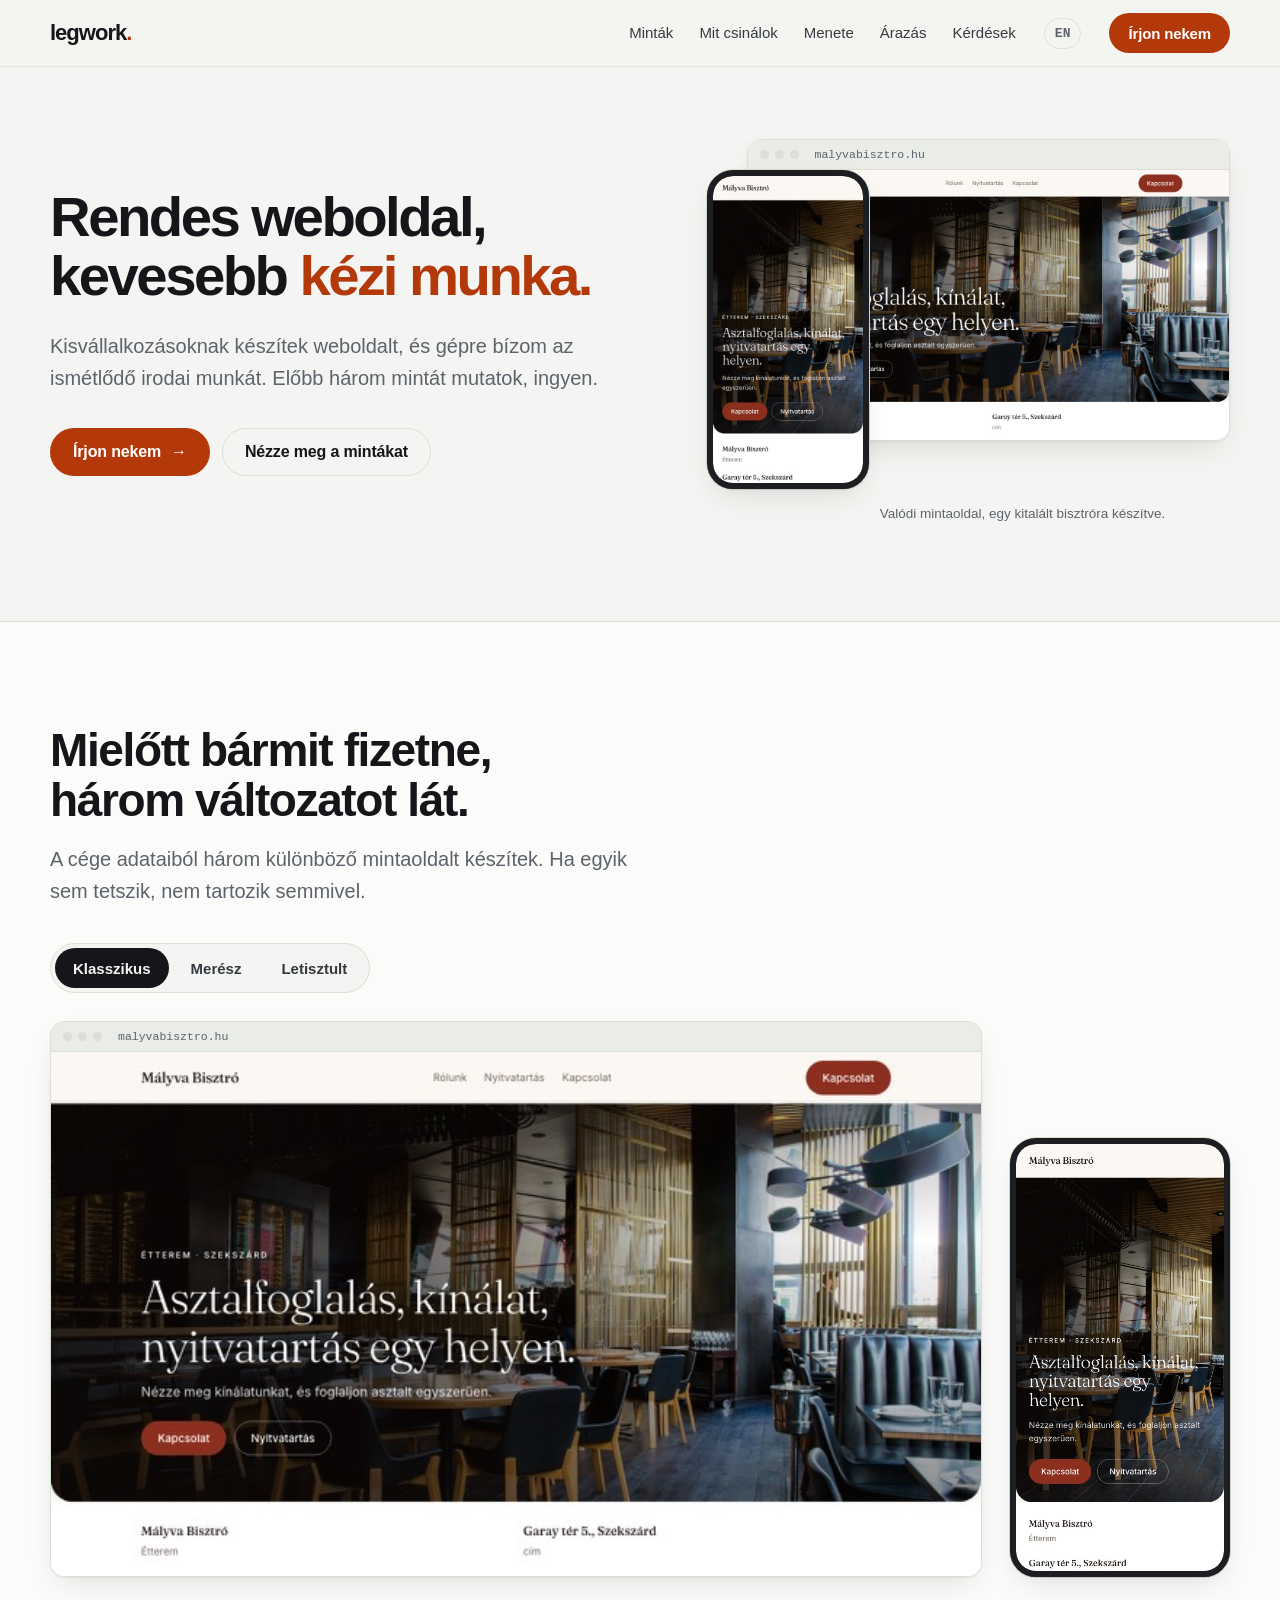
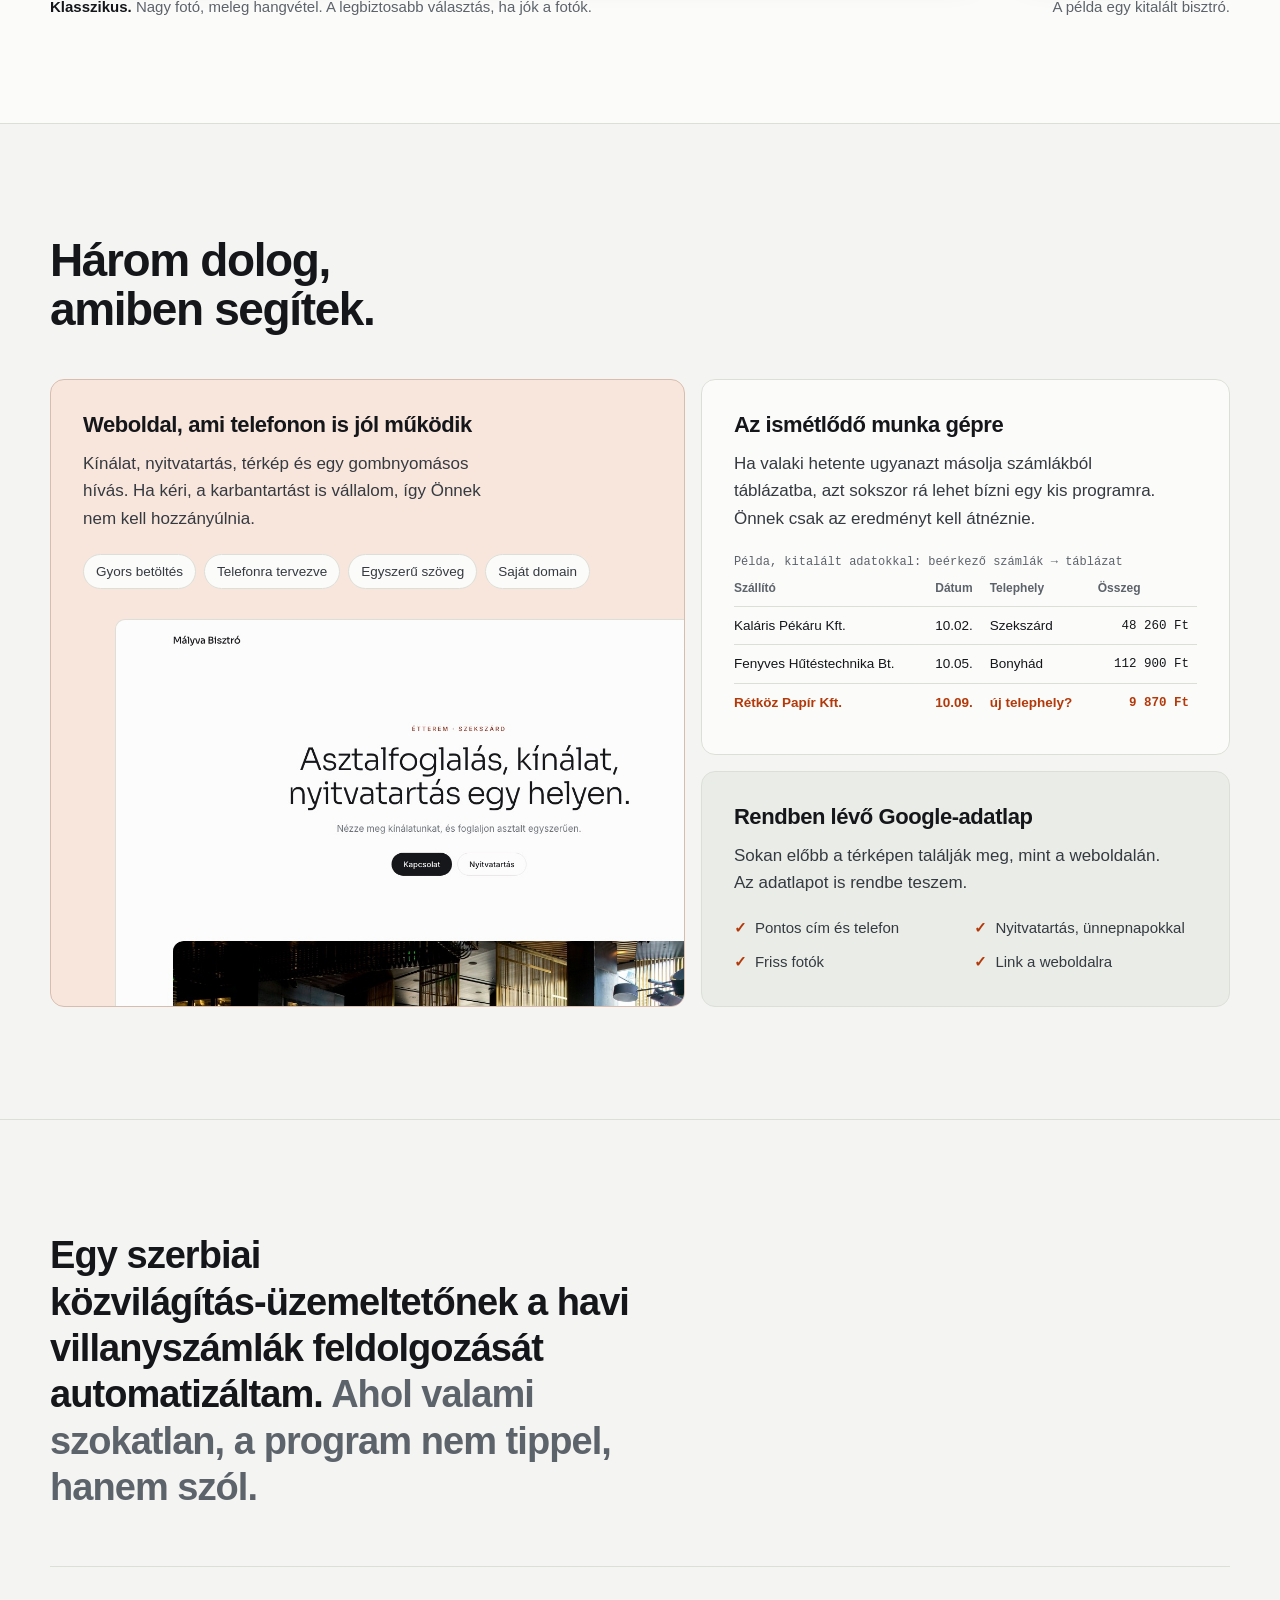
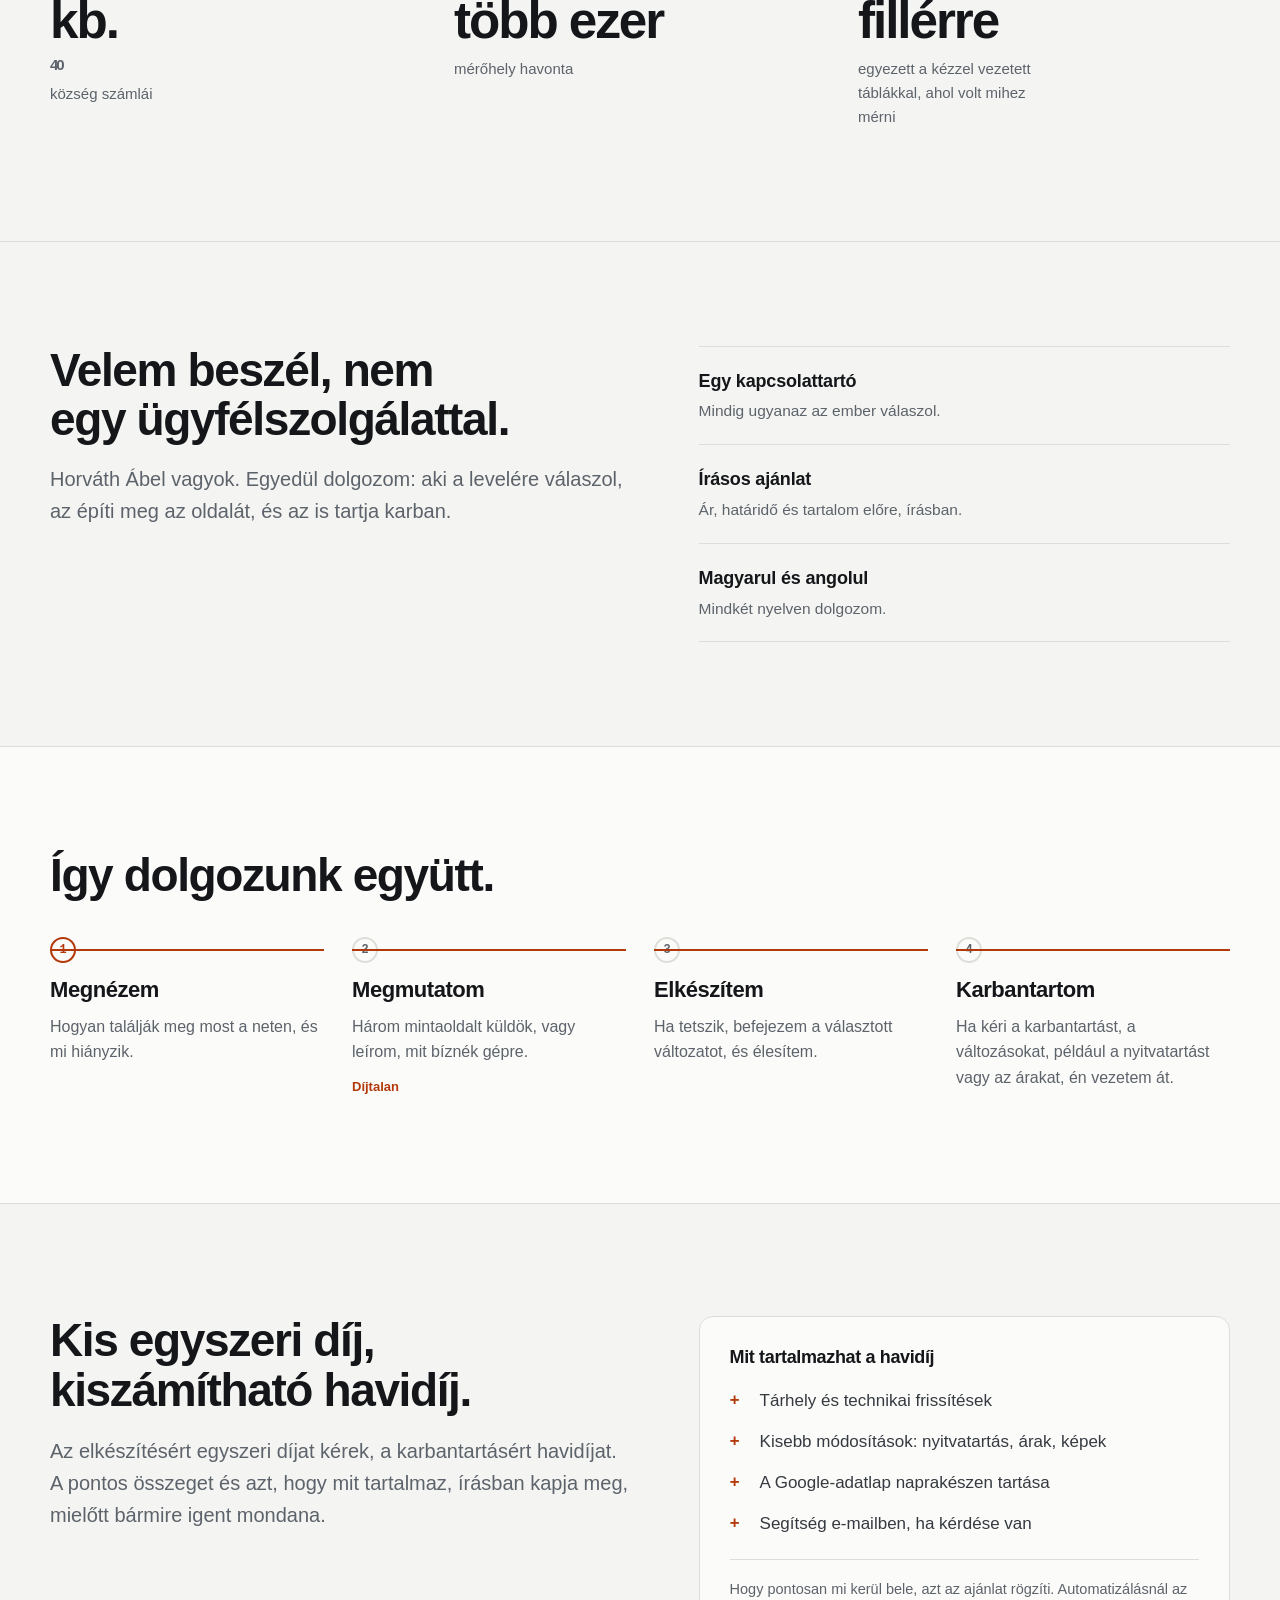
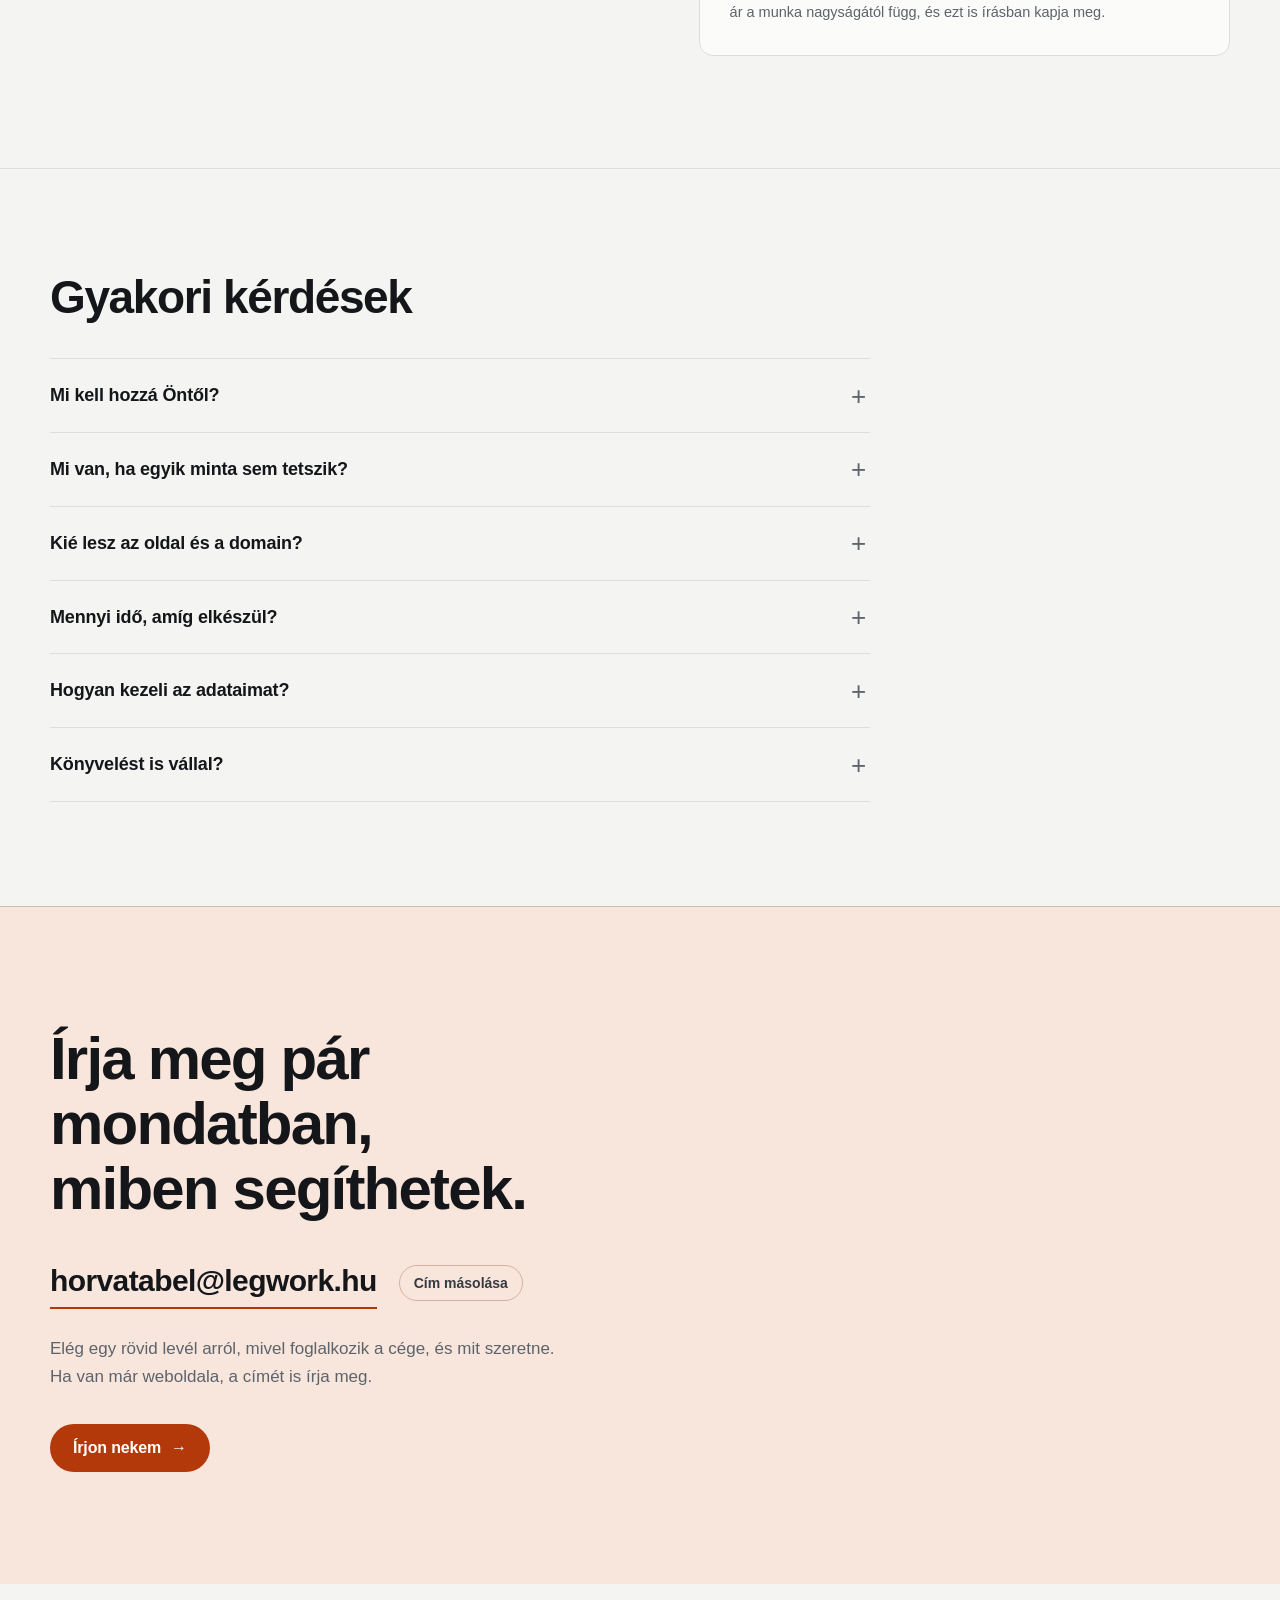
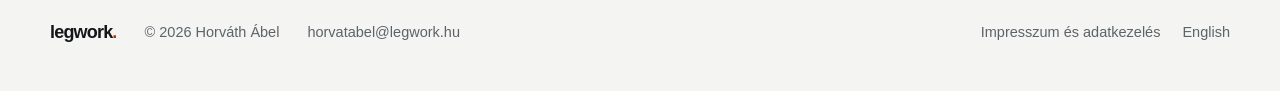
<file: index.html>
<!doctype html>
<html lang="hu">
<head>
<meta charset="utf-8">
<meta name="viewport" content="width=device-width, initial-scale=1">
<meta http-equiv="Content-Security-Policy" content="default-src 'self'; script-src 'self'; style-src 'self' 'unsafe-inline'; img-src 'self' data:; font-src 'self'; connect-src 'self'; form-action 'self'; base-uri 'self'; object-src 'none'">
<meta name="referrer" content="strict-origin-when-cross-origin">
<title>Legwork | Weboldal és automatizálás kisvállalkozásoknak</title>
<meta name="description" content="Weboldal kisvállalkozásoknak, és az ismétlődő irodai munka gépre bízása. Előbb három mintaoldalt mutatok, ingyen. Horváth Ábel, legwork.hu">
<link rel="canonical" href="https://legwork.hu/">
<link rel="alternate" hreflang="hu" href="https://legwork.hu/">
<link rel="alternate" hreflang="en" href="https://legwork.hu/en/">
<link rel="alternate" hreflang="x-default" href="https://legwork.hu/">
<meta name="theme-color" content="#f4f5f2" media="(prefers-color-scheme: light)">
<meta name="theme-color" content="#111315" media="(prefers-color-scheme: dark)">
<meta property="og:type" content="website">
<meta property="og:locale" content="hu_HU">
<meta property="og:title" content="Legwork | Weboldal és kevesebb kézi munka">
<meta property="og:description" content="Weboldal kisvállalkozásoknak, és az ismétlődő irodai munka gépre bízása. Előbb három mintát mutatok, ingyen.">
<meta property="og:url" content="https://legwork.hu/">
<meta property="og:image" content="https://legwork.hu/assets/img/og.jpg">
<meta property="og:image:width" content="1200">
<meta property="og:image:height" content="630">
<meta name="twitter:card" content="summary_large_image">
<link rel="icon" href="/assets/favicon.svg" type="image/svg+xml">
<link rel="apple-touch-icon" href="/assets/apple-touch-icon.png">
<link rel="stylesheet" href="/assets/site.css">
<script type="application/ld+json">
{"@context":"https://schema.org","@type":"ProfessionalService","name":"Legwork","url":"https://legwork.hu/","email":"horvatabel@legwork.hu","founder":{"@type":"Person","name":"Horváth Ábel"},"areaServed":{"@type":"Country","name":"Magyarország"},"knowsLanguage":["hu","en"],"description":"Weboldal-készítés kisvállalkozásoknak és ismétlődő irodai munka automatizálása."}
</script>
<script src="/assets/site.js" defer></script>
</head>
<body>

<header class="nav">
  <div class="wrap">
    <a class="logo" href="/" aria-label="Legwork, kezdőlap">legwork<i>.</i></a>
    <nav class="nav-links" aria-label="Fő menü">
      <a href="#mintak">Minták</a>
      <a href="#mit-csinalok">Mit csinálok</a>
      <a href="#menete">Menete</a>
      <a href="#arazas">Árazás</a>
      <a href="#gyik">Kérdések</a>
    </nav>
    <a class="lang" href="/en/" hreflang="en" lang="en">EN</a>
    <a class="btn btn-p" href="#kapcsolat">Írjon nekem</a>
  </div>
</header>

<main>

<section class="hero">
  <div class="wrap">
    <div>
      <h1 class="reveal">Rendes weboldal, kevesebb <em>kézi munka.</em></h1>
      <p class="lead reveal" data-d="1">Kisvállalkozásoknak készítek weboldalt, és gépre bízom az ismétlődő irodai munkát. Előbb három mintát mutatok, ingyen.</p>
      <div class="cta-row reveal" data-d="2">
        <a class="btn btn-p" href="#kapcsolat">Írjon nekem <span class="arr" aria-hidden="true">→</span></a>
        <a class="btn btn-s" href="#mintak">Nézze meg a mintákat</a>
      </div>
    </div>
    <div>
      <div class="stage">
        <div class="frame">
          <div class="frame-bar" aria-hidden="true"><span></span><span></span><span></span><b>malyvabisztro.hu</b></div>
          <img src="/assets/img/minta-v1.jpg" srcset="/assets/img/minta-v1-640.jpg 640w, /assets/img/minta-v1.jpg 1280w" sizes="(max-width: 1023px) 92vw, 560px" width="1280" height="720" alt="Mintaoldal egy kitalált bisztrónak, asztali nézetben: nagy fotó, cím, foglalás gomb." fetchpriority="high">
        </div>
        <div class="phone">
          <img src="/assets/img/minta-v1-mobil.jpg" width="390" height="800" alt="Ugyanez a mintaoldal telefonon." loading="lazy">
        </div>
      </div>
      <p class="stage-note">Valódi mintaoldal, egy kitalált bisztróra készítve.</p>
    </div>
  </div>
</section>

<section class="samples" id="mintak">
  <div class="wrap">
    <h2 class="reveal">Mielőtt bármit fizetne, három változatot lát.</h2>
    <p class="lead reveal" data-d="1">A cége adataiból három különböző mintaoldalt készítek. Ha egyik sem tetszik, nem tartozik semmivel.</p>
    <div class="tabs reveal" role="tablist" aria-label="Mintaoldal-változatok" data-d="2">
      <button class="tab" role="tab" id="tab-v1" aria-controls="minta-panel" aria-selected="true" data-variant="v1"
        data-desk="/assets/img/minta-v1.jpg" data-desk640="/assets/img/minta-v1-640.jpg" data-phone="/assets/img/minta-v1-mobil.jpg"
        data-alt="Klasszikus változat: nagy fotó, meleg hangvétel."
        data-cap="<strong>Klasszikus.</strong> Nagy fotó, meleg hangvétel. A legbiztosabb választás, ha jók a fotók.">Klasszikus</button>
      <button class="tab" role="tab" id="tab-v2" aria-controls="minta-panel" aria-selected="false" tabindex="-1" data-variant="v2"
        data-desk="/assets/img/minta-v2.jpg" data-desk640="/assets/img/minta-v2-640.jpg" data-phone="/assets/img/minta-v2-mobil.jpg"
        data-alt="Merész változat: sötét háttér, nagybetűs cím."
        data-cap="<strong>Merész.</strong> Sötét, nagybetűs, magazinos. Kitűnik a többi helyi oldal közül.">Merész</button>
      <button class="tab" role="tab" id="tab-v3" aria-controls="minta-panel" aria-selected="false" tabindex="-1" data-variant="v3"
        data-desk="/assets/img/minta-v3.jpg" data-desk640="/assets/img/minta-v3-640.jpg" data-phone="/assets/img/minta-v3-mobil.jpg"
        data-alt="Letisztult változat: kevés kép, sok levegő."
        data-cap="<strong>Letisztult.</strong> Kevés kép, sok levegő. Telefonon ez tölt be a leggyorsabban.">Letisztult</button>
    </div>
    <div class="sample-view" id="minta-panel" role="tabpanel" aria-labelledby="tab-v1" data-sample-view>
      <div class="frame">
        <div class="frame-bar" aria-hidden="true"><span></span><span></span><span></span><b>malyvabisztro.hu</b></div>
        <img data-desk src="/assets/img/minta-v1.jpg" srcset="/assets/img/minta-v1-640.jpg 640w, /assets/img/minta-v1.jpg 1280w" sizes="(max-width: 767px) 92vw, 900px" width="1280" height="720" alt="Klasszikus változat: nagy fotó, meleg hangvétel." loading="lazy">
      </div>
      <div class="phone"><img data-phone src="/assets/img/minta-v1-mobil.jpg" width="390" height="800" alt="" loading="lazy"></div>
    </div>
    <div class="sample-cap">
      <p data-sample-cap><strong>Klasszikus.</strong> Nagy fotó, meleg hangvétel. A legbiztosabb választás, ha jók a fotók.</p>
      <p>A példa egy kitalált bisztró.</p>
    </div>
  </div>
</section>

<section class="services" id="mit-csinalok">
  <div class="wrap">
    <h2 class="reveal">Három dolog, amiben segítek.</h2>
    <div class="bento">
      <article class="cell cell-web reveal">
        <h3>Weboldal, ami telefonon is jól működik</h3>
        <p>Kínálat, nyitvatartás, térkép és egy gombnyomásos hívás. Ha kéri, a karbantartást is vállalom, így Önnek nem kell hozzányúlnia.</p>
        <div class="chips">
          <span class="chip">Gyors betöltés</span><span class="chip">Telefonra tervezve</span><span class="chip">Egyszerű szöveg</span><span class="chip">Saját domain</span>
        </div>
        <div class="shot"><img src="/assets/img/minta-v3.jpg" srcset="/assets/img/minta-v3-640.jpg 640w, /assets/img/minta-v3.jpg 1280w" sizes="(max-width: 899px) 92vw, 640px" width="1280" height="720" alt="Letisztult mintaoldal részlete." loading="lazy"></div>
      </article>
      <article class="cell cell-auto reveal" data-d="1">
        <h3>Az ismétlődő munka gépre</h3>
        <p>Ha valaki hetente ugyanazt másolja számlákból táblázatba, azt sokszor rá lehet bízni egy kis programra. Önnek csak az eredményt kell átnéznie.</p>
        <table class="mini-table" data-anim="tabla">
          <caption>Példa, kitalált adatokkal: beérkező számlák → táblázat</caption>
          <thead><tr><th>Szállító</th><th class="hide-s">Dátum</th><th>Telephely</th><th class="num">Összeg</th></tr></thead>
          <tbody>
            <tr><td>Kaláris Pékáru Kft.</td><td class="hide-s">10.02.</td><td>Szekszárd</td><td class="num">48 260 Ft</td></tr>
            <tr><td>Fenyves Hűtéstechnika Bt.</td><td class="hide-s">10.05.</td><td>Bonyhád</td><td class="num">112 900 Ft</td></tr>
            <tr class="flag"><td>Rétköz Papír Kft.</td><td class="hide-s">10.09.</td><td>új telephely?</td><td class="num">9 870 Ft</td></tr>
          </tbody>
        </table>
      </article>
      <article class="cell cell-maps reveal" data-d="2">
        <h3>Rendben lévő Google-adatlap</h3>
        <p>Sokan előbb a térképen találják meg, mint a weboldalán. Az adatlapot is rendbe teszem.</p>
        <ul class="checks" data-anim="pipak">
          <li>Pontos cím és telefon</li>
          <li>Nyitvatartás, ünnepnapokkal</li>
          <li>Friss fotók</li>
          <li>Link a weboldalra</li>
        </ul>
      </article>
    </div>
  </div>
</section>

<section class="proof" id="referencia" aria-labelledby="ref-cim">
  <div class="wrap">
    <h2 class="sr-only" id="ref-cim">Referencia</h2>
    <blockquote class="reveal">Egy szerbiai közvilágítás-üzemeltetőnek a havi villanyszámlák feldolgozását automatizáltam. <span>Ahol valami szokatlan, a program nem tippel, hanem szól.</span></blockquote>
    <div class="stats">
      <div class="stat reveal"><b>kb. <span data-count="40">40</span></b><span>község számlái</span></div>
      <div class="stat reveal" data-d="1"><b>több ezer</b><span>mérőhely havonta</span></div>
      <div class="stat reveal" data-d="2"><b>fillérre</b><span>egyezett a kézzel vezetett táblákkal, ahol volt mihez mérni</span></div>
    </div>
  </div>
</section>

<section class="about" id="rolam">
  <div class="wrap">
    <div>
      <h2 class="reveal">Velem beszél, nem egy ügyfélszolgálattal.</h2>
      <p class="lead reveal" data-d="1">Horváth Ábel vagyok. Egyedül dolgozom: aki a levelére válaszol, az építi meg az oldalát, és az is tartja karban.</p>
    </div>
    <ul class="facts">
      <li class="reveal"><b>Egy kapcsolattartó</b><span>Mindig ugyanaz az ember válaszol.</span></li>
      <li class="reveal" data-d="1"><b>Írásos ajánlat</b><span>Ár, határidő és tartalom előre, írásban.</span></li>
      <li class="reveal" data-d="2"><b>Magyarul és angolul</b><span>Mindkét nyelven dolgozom.</span></li>
    </ul>
  </div>
</section>

<section class="process" id="menete">
  <div class="wrap">
    <h2 class="reveal">Így dolgozunk együtt.</h2>
    <ol class="steps" data-anim="lepesek">
      <li class="reveal"><h3>Megnézem</h3><p>Hogyan találják meg most a neten, és mi hiányzik.</p></li>
      <li class="reveal" data-d="1"><h3>Megmutatom</h3><p>Három mintaoldalt küldök, vagy leírom, mit bíznék gépre.</p><span class="free">Díjtalan</span></li>
      <li class="reveal" data-d="2"><h3>Elkészítem</h3><p>Ha tetszik, befejezem a választott változatot, és élesítem.</p></li>
      <li class="reveal" data-d="3"><h3>Karbantartom</h3><p>Ha kéri a karbantartást, a változásokat, például a nyitvatartást vagy az árakat, én vezetem át.</p></li>
    </ol>
  </div>
</section>

<section class="pricing" id="arazas">
  <div class="wrap">
    <div>
      <h2 class="reveal">Kis egyszeri díj, kiszámítható havidíj.</h2>
      <p class="lead reveal" data-d="1">Az elkészítésért egyszeri díjat kérek, a karbantartásért havidíjat. A pontos összeget és azt, hogy mit tartalmaz, írásban kapja meg, mielőtt bármire igent mondana.</p>
    </div>
    <div class="included reveal" data-d="2">
      <h3>Mit tartalmazhat a havidíj</h3>
      <ul>
        <li>Tárhely és technikai frissítések</li>
        <li>Kisebb módosítások: nyitvatartás, árak, képek</li>
        <li>A Google-adatlap naprakészen tartása</li>
        <li>Segítség e-mailben, ha kérdése van</li>
      </ul>
      <p class="note">Hogy pontosan mi kerül bele, azt az ajánlat rögzíti. Automatizálásnál az ár a munka nagyságától függ, és ezt is írásban kapja meg.</p>
    </div>
  </div>
</section>

<section class="faq" id="gyik">
  <div class="wrap">
    <h2 class="reveal">Gyakori kérdések</h2>
    <details>
      <summary>Mi kell hozzá Öntől?</summary>
      <p>Pár mondat a cégről, néhány fotó és a pontos elérhetőségek. Ha nincs jó fotó, együtt megoldjuk.</p>
    </details>
    <details>
      <summary>Mi van, ha egyik minta sem tetszik?</summary>
      <p>Akkor nem tartozik semmivel. Ha van ötlete, szívesen készítek egy más irányú változatot is.</p>
    </details>
    <details>
      <summary>Kié lesz az oldal és a domain?</summary>
      <p>Az elkészült és kifizetett oldal az Öné. A domain az Ön nevére is regisztrálható, és ha egyszer máshoz vinné, minden fájlt és hozzáférést átadok.</p>
    </details>
    <details>
      <summary>Mennyi idő, amíg elkészül?</summary>
      <p>A határidőt az ajánlatban rögzítjük, attól számítva, hogy megérkeznek a szövegek és a képek.</p>
    </details>
    <details>
      <summary>Hogyan kezeli az adataimat?</summary>
      <p>Csak arra használom őket, hogy válaszoljak, és ha együtt dolgozunk, a munkához. A részletek az <a href="/impresszum.html#adatkezeles">adatkezelési tájékoztatóban</a> vannak.</p>
    </details>
    <details>
      <summary>Könyvelést is vállal?</summary>
      <p>Nem. Az automatizálás belső kimutatásokra és táblázatokra való, a könyvelést nem váltja ki.</p>
    </details>
  </div>
</section>

<section class="contact" id="kapcsolat">
  <div class="wrap">
    <h2 class="reveal">Írja meg pár mondatban, miben segíthetek.</h2>
    <div class="mail-row reveal" data-d="1">
      <a class="mail-big" href="mailto:horvatabel@legwork.hu">horvatabel@legwork.hu</a>
      <button class="copy" type="button" data-copy="horvatabel@legwork.hu" data-ok="Kimásolva">Cím másolása</button>
    </div>
    <p class="muted reveal" data-d="2">Elég egy rövid levél arról, mivel foglalkozik a cége, és mit szeretne. Ha van már weboldala, a címét is írja meg.</p>
    <div class="cta-row reveal" data-d="2">
      <a class="btn btn-p" href="mailto:horvatabel@legwork.hu?subject=Weboldal%20vagy%20automatiz%C3%A1l%C3%A1s">Írjon nekem <span class="arr" aria-hidden="true">→</span></a>
    </div>
  </div>
</section>

</main>

<footer class="foot">
  <div class="wrap">
    <a class="logo" href="/">legwork<i>.</i></a>
    <span>© <span data-year>2026</span> Horváth Ábel</span>
    <a href="mailto:horvatabel@legwork.hu">horvatabel@legwork.hu</a>
    <nav aria-label="Lábléc">
      <a href="/impresszum.html">Impresszum és adatkezelés</a>
      <a href="/en/" hreflang="en" lang="en">English</a>
    </nav>
  </div>
</footer>

</body>
</html>
</file>
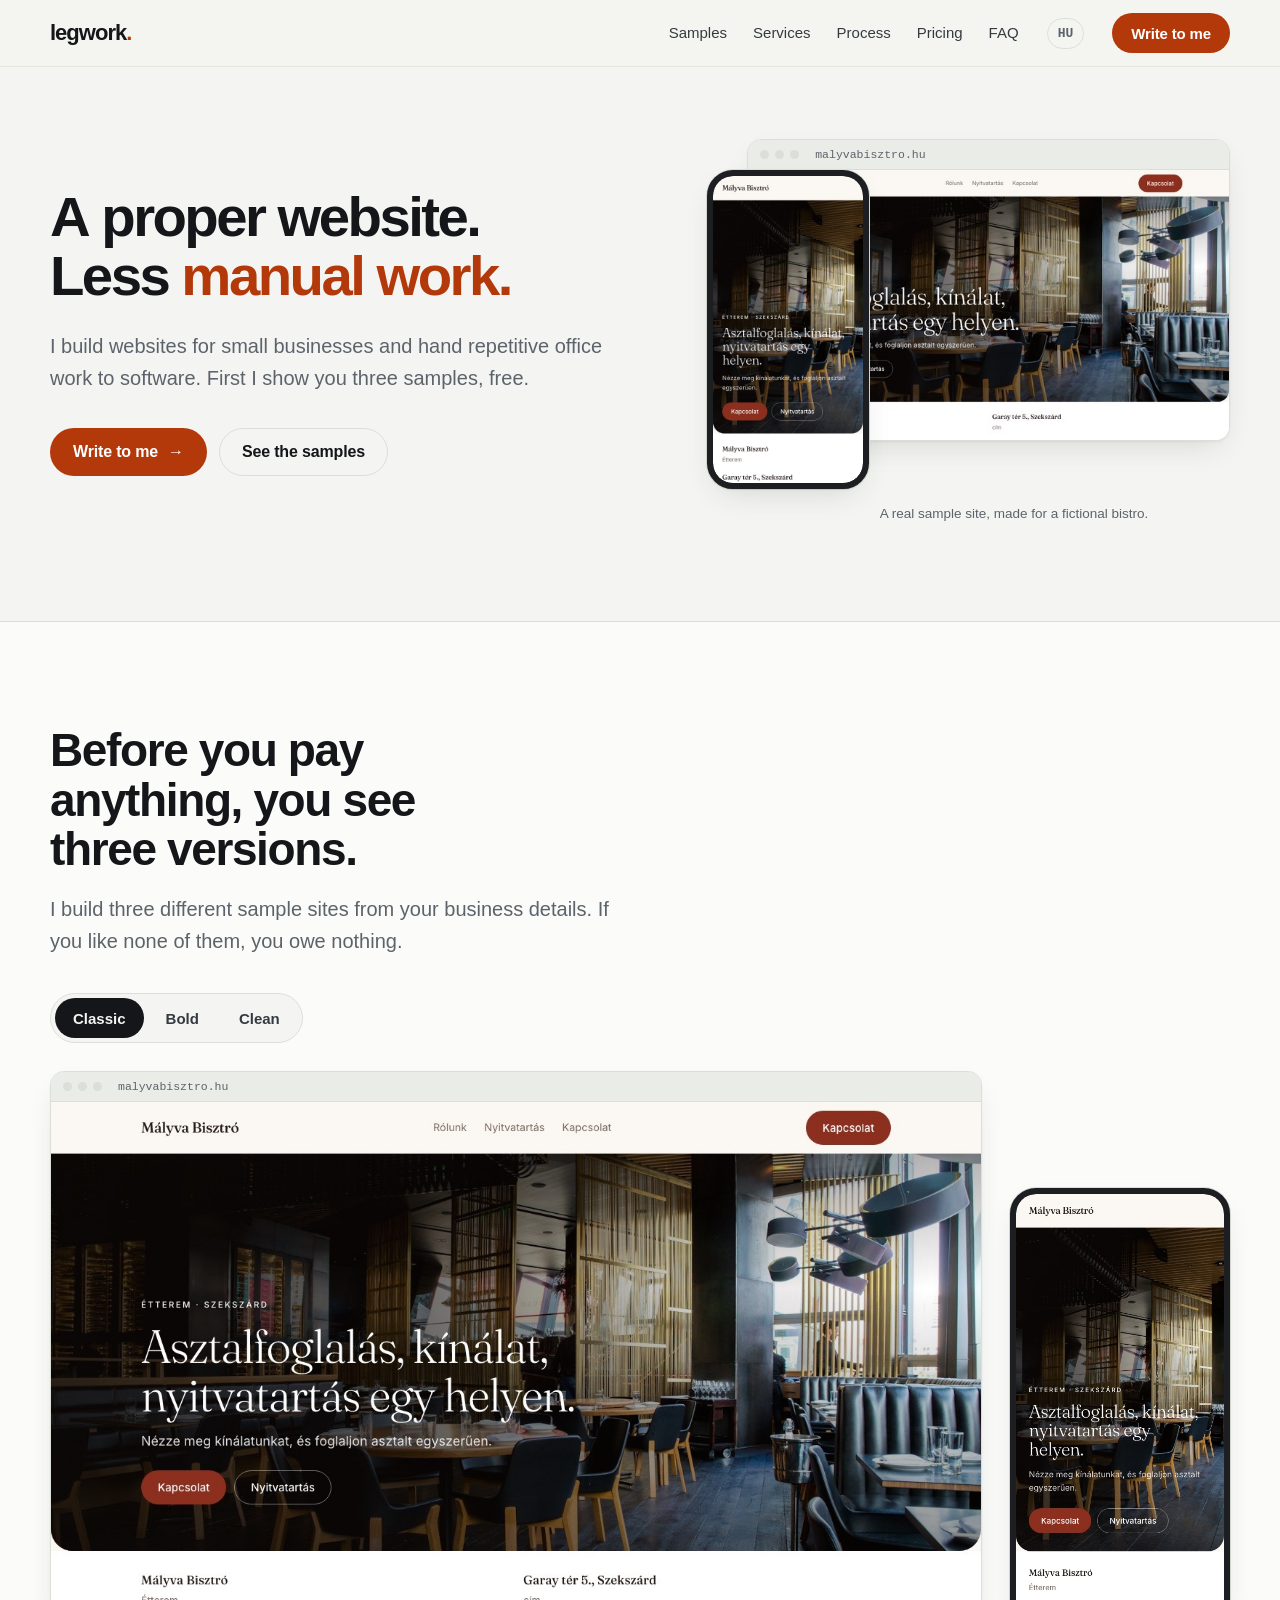
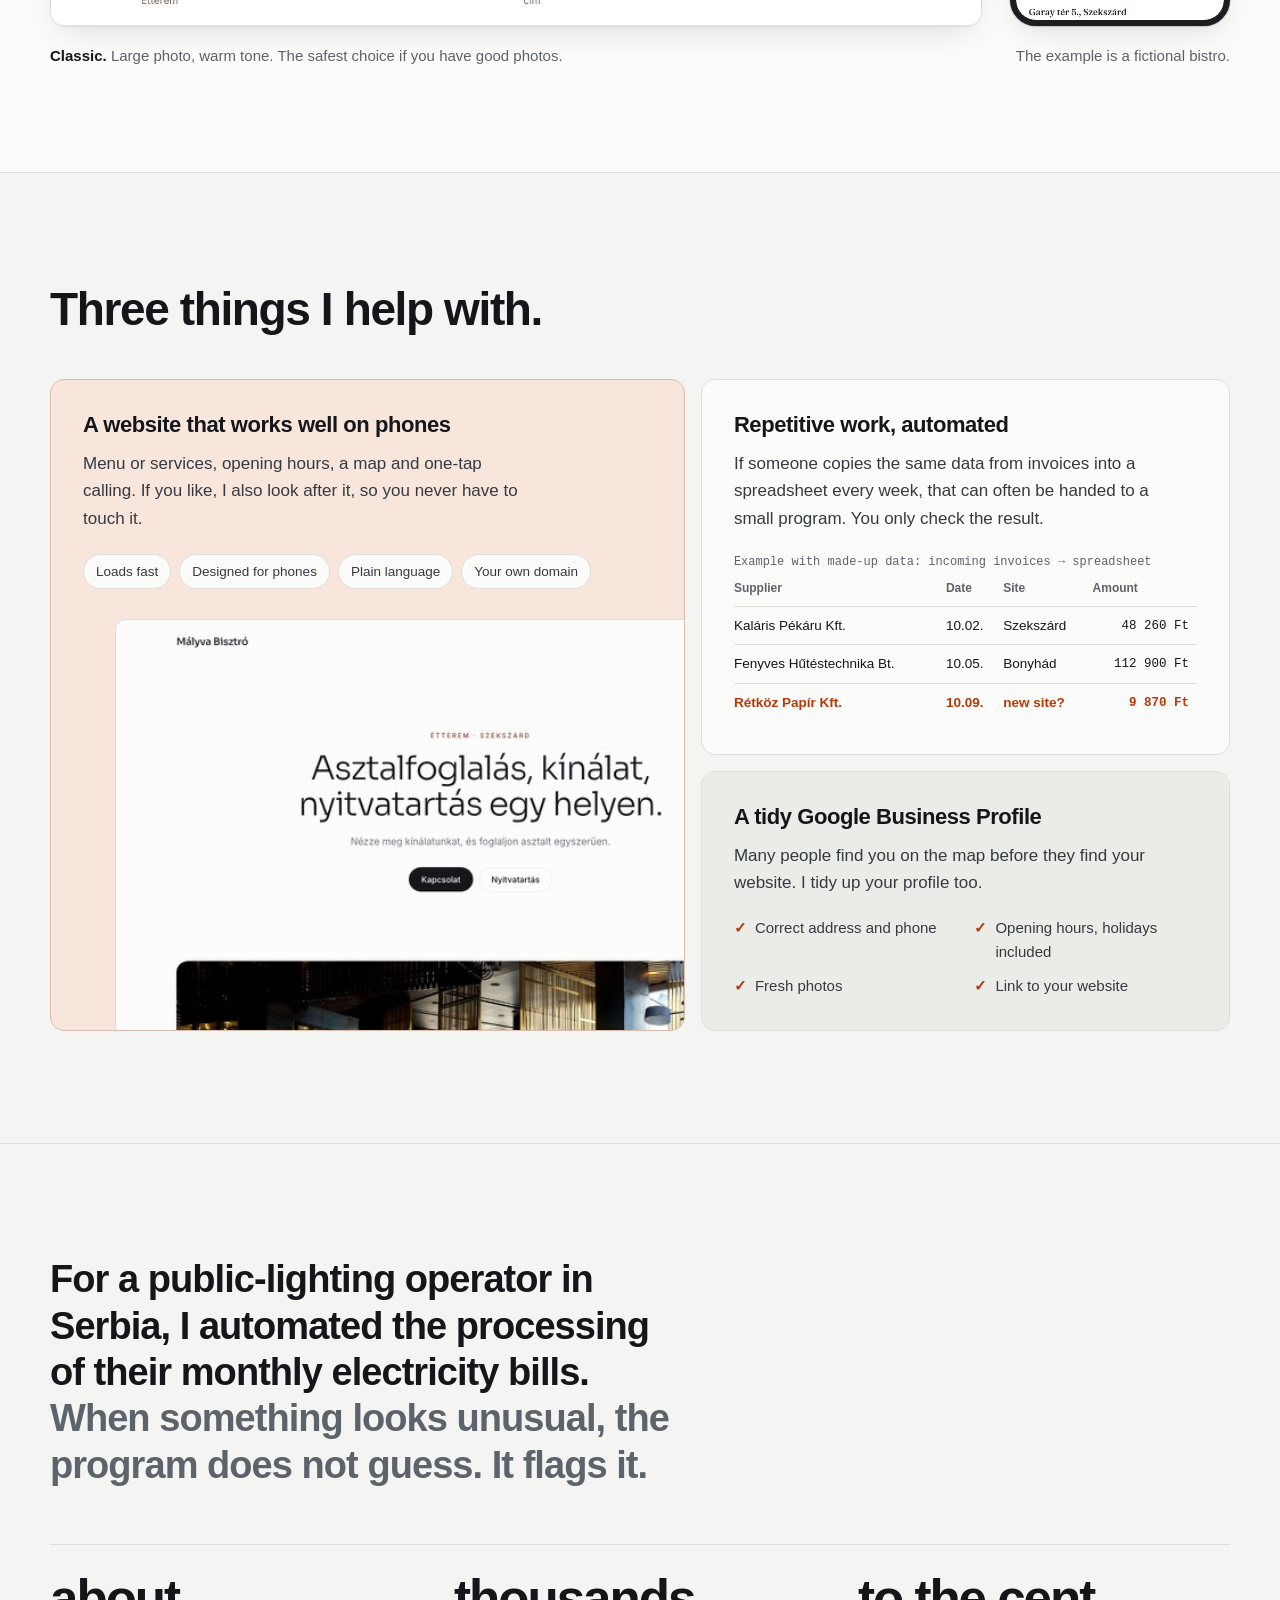
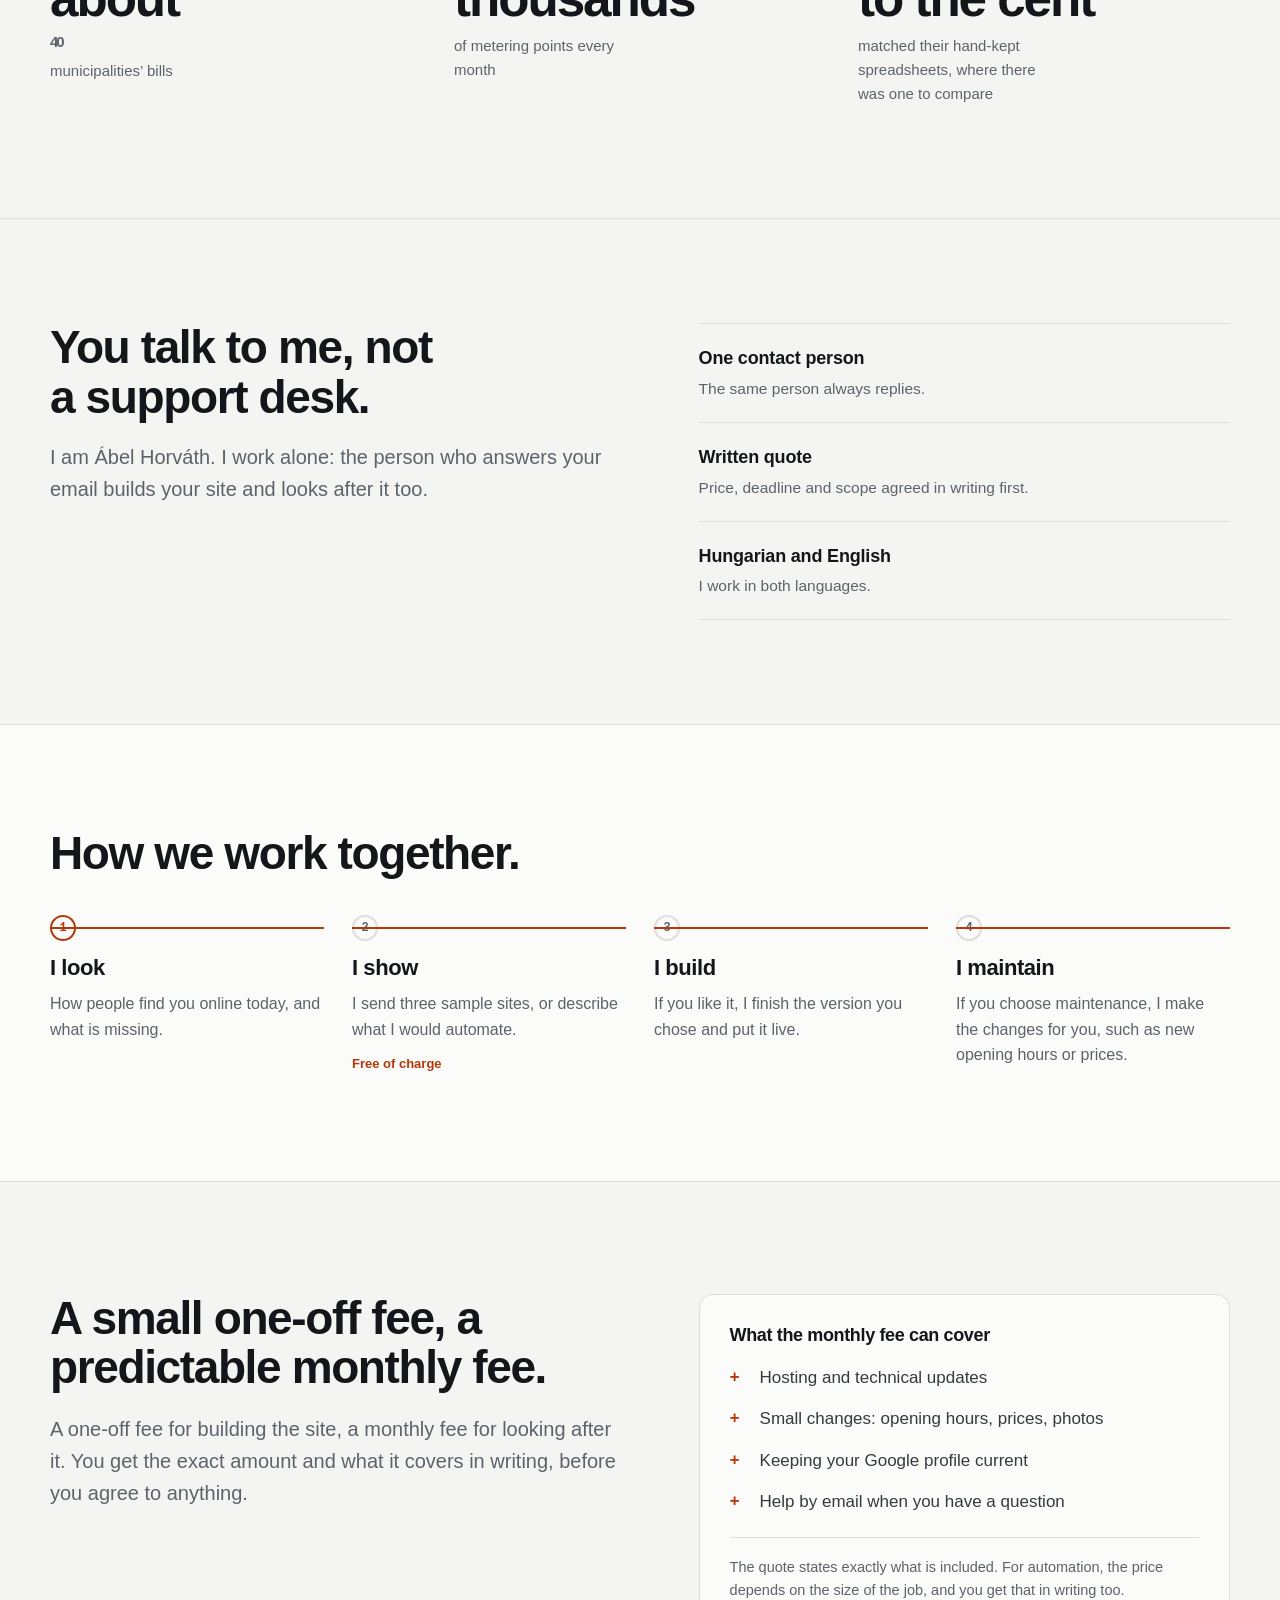
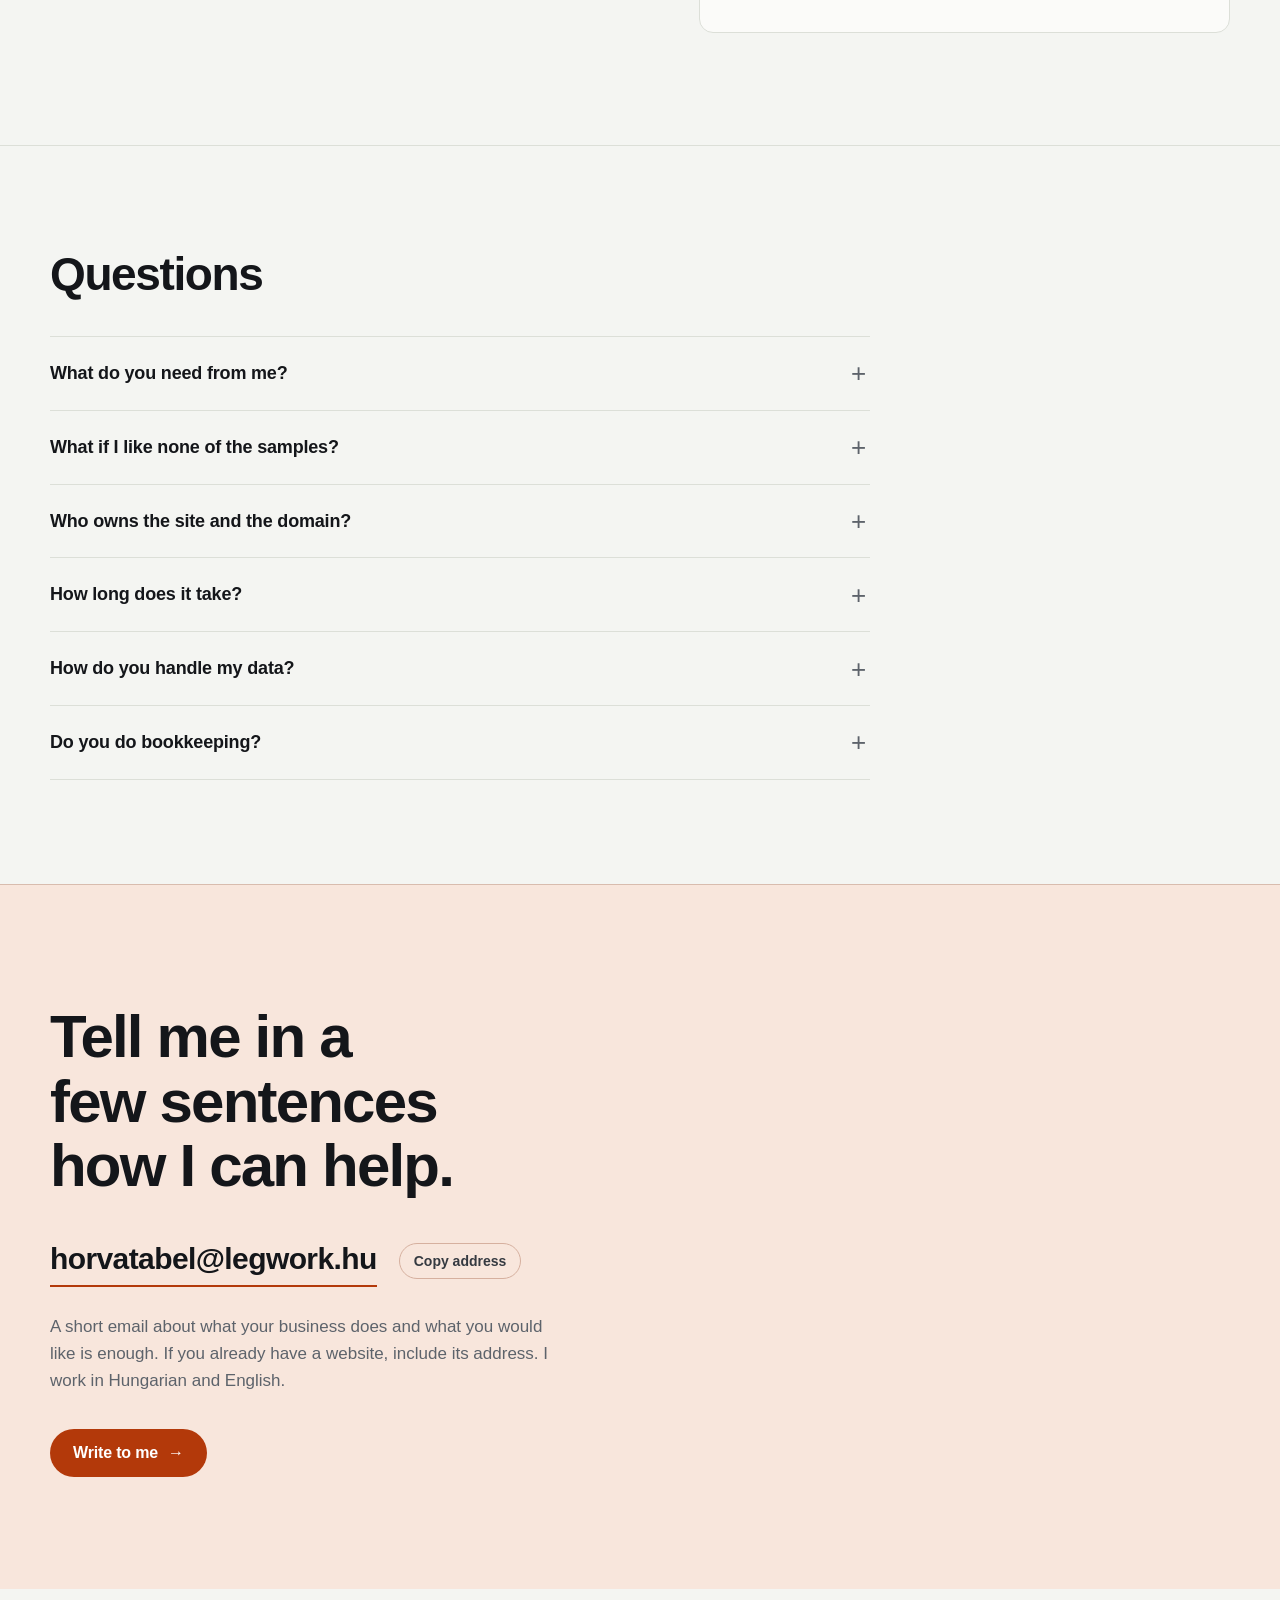
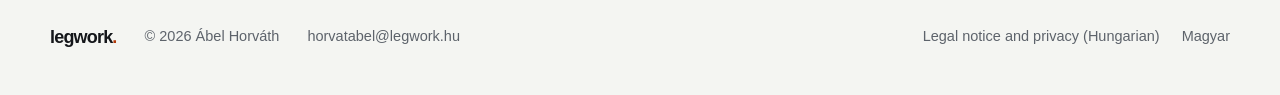
<file: en/index.html>
<!doctype html>
<html lang="en">
<head>
<meta charset="utf-8">
<meta name="viewport" content="width=device-width, initial-scale=1">
<meta http-equiv="Content-Security-Policy" content="default-src 'self'; script-src 'self'; style-src 'self' 'unsafe-inline'; img-src 'self' data:; font-src 'self'; connect-src 'self'; form-action 'self'; base-uri 'self'; object-src 'none'">
<meta name="referrer" content="strict-origin-when-cross-origin">
<title>Legwork | Websites and automation for small businesses</title>
<meta name="description" content="Websites for small businesses, and repetitive office work handed to software. First I show you three sample sites, free. Ábel Horváth, legwork.hu">
<link rel="canonical" href="https://legwork.hu/en/">
<link rel="alternate" hreflang="hu" href="https://legwork.hu/">
<link rel="alternate" hreflang="en" href="https://legwork.hu/en/">
<link rel="alternate" hreflang="x-default" href="https://legwork.hu/">
<meta name="theme-color" content="#f4f5f2" media="(prefers-color-scheme: light)">
<meta name="theme-color" content="#111315" media="(prefers-color-scheme: dark)">
<meta property="og:type" content="website">
<meta property="og:locale" content="en_GB">
<meta property="og:title" content="Legwork | A proper website. Less manual work.">
<meta property="og:description" content="Websites for small businesses, and repetitive office work handed to software. First I show you three samples, free.">
<meta property="og:url" content="https://legwork.hu/en/">
<meta property="og:image" content="https://legwork.hu/assets/img/og-en.jpg">
<meta property="og:image:width" content="1200">
<meta property="og:image:height" content="630">
<meta name="twitter:card" content="summary_large_image">
<link rel="icon" href="/assets/favicon.svg" type="image/svg+xml">
<link rel="apple-touch-icon" href="/assets/apple-touch-icon.png">
<link rel="stylesheet" href="/assets/site.css">
<script type="application/ld+json">
{"@context":"https://schema.org","@type":"ProfessionalService","name":"Legwork","url":"https://legwork.hu/","email":"horvatabel@legwork.hu","founder":{"@type":"Person","name":"Ábel Horváth"},"areaServed":{"@type":"Country","name":"Hungary"},"knowsLanguage":["hu","en"],"description":"Websites for small businesses and automation of repetitive office work."}
</script>
<script src="/assets/site.js" defer></script>
</head>
<body>

<header class="nav">
  <div class="wrap">
    <a class="logo" href="/en/" aria-label="Legwork, home">legwork<i>.</i></a>
    <nav class="nav-links" aria-label="Main menu">
      <a href="#mintak">Samples</a>
      <a href="#mit-csinalok">Services</a>
      <a href="#menete">Process</a>
      <a href="#arazas">Pricing</a>
      <a href="#gyik">FAQ</a>
    </nav>
    <a class="lang" href="/" hreflang="hu" lang="hu">HU</a>
    <a class="btn btn-p" href="#kapcsolat">Write to me</a>
  </div>
</header>

<main>

<section class="hero">
  <div class="wrap">
    <div>
      <h1 class="reveal">A proper website. Less <em>manual work.</em></h1>
      <p class="lead reveal" data-d="1">I build websites for small businesses and hand repetitive office work to software. First I show you three samples, free.</p>
      <div class="cta-row reveal" data-d="2">
        <a class="btn btn-p" href="#kapcsolat">Write to me <span class="arr" aria-hidden="true">→</span></a>
        <a class="btn btn-s" href="#mintak">See the samples</a>
      </div>
    </div>
    <div>
      <div class="stage">
        <div class="frame">
          <div class="frame-bar" aria-hidden="true"><span></span><span></span><span></span><b>malyvabisztro.hu</b></div>
          <img src="/assets/img/minta-v1.jpg" srcset="/assets/img/minta-v1-640.jpg 640w, /assets/img/minta-v1.jpg 1280w" sizes="(max-width: 1023px) 92vw, 560px" width="1280" height="720" alt="Sample site for a fictional bistro, desktop view: large photo, headline, booking button." fetchpriority="high">
        </div>
        <div class="phone">
          <img src="/assets/img/minta-v1-mobil.jpg" width="390" height="800" alt="The same sample site on a phone." loading="lazy">
        </div>
      </div>
      <p class="stage-note">A real sample site, made for a fictional bistro.</p>
    </div>
  </div>
</section>

<section class="samples" id="mintak">
  <div class="wrap">
    <h2 class="reveal">Before you pay anything, you see three versions.</h2>
    <p class="lead reveal" data-d="1">I build three different sample sites from your business details. If you like none of them, you owe nothing.</p>
    <div class="tabs reveal" role="tablist" aria-label="Sample site versions" data-d="2">
      <button class="tab" role="tab" id="tab-v1" aria-controls="minta-panel" aria-selected="true" data-variant="v1"
        data-desk="/assets/img/minta-v1.jpg" data-desk640="/assets/img/minta-v1-640.jpg" data-phone="/assets/img/minta-v1-mobil.jpg"
        data-alt="Classic version: large photo, warm tone."
        data-cap="<strong>Classic.</strong> Large photo, warm tone. The safest choice if you have good photos.">Classic</button>
      <button class="tab" role="tab" id="tab-v2" aria-controls="minta-panel" aria-selected="false" tabindex="-1" data-variant="v2"
        data-desk="/assets/img/minta-v2.jpg" data-desk640="/assets/img/minta-v2-640.jpg" data-phone="/assets/img/minta-v2-mobil.jpg"
        data-alt="Bold version: dark background, capitalised headline."
        data-cap="<strong>Bold.</strong> Dark, capitalised, magazine-like. Stands out from other local sites.">Bold</button>
      <button class="tab" role="tab" id="tab-v3" aria-controls="minta-panel" aria-selected="false" tabindex="-1" data-variant="v3"
        data-desk="/assets/img/minta-v3.jpg" data-desk640="/assets/img/minta-v3-640.jpg" data-phone="/assets/img/minta-v3-mobil.jpg"
        data-alt="Clean version: few images, lots of space."
        data-cap="<strong>Clean.</strong> Few images, lots of space. The fastest to load on a phone.">Clean</button>
    </div>
    <div class="sample-view" id="minta-panel" role="tabpanel" aria-labelledby="tab-v1" data-sample-view>
      <div class="frame">
        <div class="frame-bar" aria-hidden="true"><span></span><span></span><span></span><b>malyvabisztro.hu</b></div>
        <img data-desk src="/assets/img/minta-v1.jpg" srcset="/assets/img/minta-v1-640.jpg 640w, /assets/img/minta-v1.jpg 1280w" sizes="(max-width: 767px) 92vw, 900px" width="1280" height="720" alt="Classic version: large photo, warm tone." loading="lazy">
      </div>
      <div class="phone"><img data-phone src="/assets/img/minta-v1-mobil.jpg" width="390" height="800" alt="" loading="lazy"></div>
    </div>
    <div class="sample-cap">
      <p data-sample-cap><strong>Classic.</strong> Large photo, warm tone. The safest choice if you have good photos.</p>
      <p>The example is a fictional bistro.</p>
    </div>
  </div>
</section>

<section class="services" id="mit-csinalok">
  <div class="wrap">
    <h2 class="reveal">Three things I help with.</h2>
    <div class="bento">
      <article class="cell cell-web reveal">
        <h3>A website that works well on phones</h3>
        <p>Menu or services, opening hours, a map and one-tap calling. If you like, I also look after it, so you never have to touch it.</p>
        <div class="chips">
          <span class="chip">Loads fast</span><span class="chip">Designed for phones</span><span class="chip">Plain language</span><span class="chip">Your own domain</span>
        </div>
        <div class="shot"><img src="/assets/img/minta-v3.jpg" srcset="/assets/img/minta-v3-640.jpg 640w, /assets/img/minta-v3.jpg 1280w" sizes="(max-width: 899px) 92vw, 640px" width="1280" height="720" alt="Detail of the clean sample site." loading="lazy"></div>
      </article>
      <article class="cell cell-auto reveal" data-d="1">
        <h3>Repetitive work, automated</h3>
        <p>If someone copies the same data from invoices into a spreadsheet every week, that can often be handed to a small program. You only check the result.</p>
        <table class="mini-table" data-anim="tabla">
          <caption>Example with made-up data: incoming invoices → spreadsheet</caption>
          <thead><tr><th>Supplier</th><th class="hide-s">Date</th><th>Site</th><th class="num">Amount</th></tr></thead>
          <tbody>
            <tr><td>Kaláris Pékáru Kft.</td><td class="hide-s">10.02.</td><td>Szekszárd</td><td class="num">48 260 Ft</td></tr>
            <tr><td>Fenyves Hűtéstechnika Bt.</td><td class="hide-s">10.05.</td><td>Bonyhád</td><td class="num">112 900 Ft</td></tr>
            <tr class="flag"><td>Rétköz Papír Kft.</td><td class="hide-s">10.09.</td><td>new site?</td><td class="num">9 870 Ft</td></tr>
          </tbody>
        </table>
      </article>
      <article class="cell cell-maps reveal" data-d="2">
        <h3>A tidy Google Business Profile</h3>
        <p>Many people find you on the map before they find your website. I tidy up your profile too.</p>
        <ul class="checks" data-anim="pipak">
          <li>Correct address and phone</li>
          <li>Opening hours, holidays included</li>
          <li>Fresh photos</li>
          <li>Link to your website</li>
        </ul>
      </article>
    </div>
  </div>
</section>

<section class="proof" id="referencia" aria-labelledby="ref-cim">
  <div class="wrap">
    <h2 class="sr-only" id="ref-cim">Reference</h2>
    <blockquote class="reveal">For a public-lighting operator in Serbia, I automated the processing of their monthly electricity bills. <span>When something looks unusual, the program does not guess. It flags it.</span></blockquote>
    <div class="stats">
      <div class="stat reveal"><b>about <span data-count="40">40</span></b><span>municipalities’ bills</span></div>
      <div class="stat reveal" data-d="1"><b>thousands</b><span>of metering points every month</span></div>
      <div class="stat reveal" data-d="2"><b>to the cent</b><span>matched their hand-kept spreadsheets, where there was one to compare</span></div>
    </div>
  </div>
</section>

<section class="about" id="rolam">
  <div class="wrap">
    <div>
      <h2 class="reveal">You talk to me, not a support desk.</h2>
      <p class="lead reveal" data-d="1">I am Ábel Horváth. I work alone: the person who answers your email builds your site and looks after it too.</p>
    </div>
    <ul class="facts">
      <li class="reveal"><b>One contact person</b><span>The same person always replies.</span></li>
      <li class="reveal" data-d="1"><b>Written quote</b><span>Price, deadline and scope agreed in writing first.</span></li>
      <li class="reveal" data-d="2"><b>Hungarian and English</b><span>I work in both languages.</span></li>
    </ul>
  </div>
</section>

<section class="process" id="menete">
  <div class="wrap">
    <h2 class="reveal">How we work together.</h2>
    <ol class="steps" data-anim="lepesek">
      <li class="reveal"><h3>I look</h3><p>How people find you online today, and what is missing.</p></li>
      <li class="reveal" data-d="1"><h3>I show</h3><p>I send three sample sites, or describe what I would automate.</p><span class="free">Free of charge</span></li>
      <li class="reveal" data-d="2"><h3>I build</h3><p>If you like it, I finish the version you chose and put it live.</p></li>
      <li class="reveal" data-d="3"><h3>I maintain</h3><p>If you choose maintenance, I make the changes for you, such as new opening hours or prices.</p></li>
    </ol>
  </div>
</section>

<section class="pricing" id="arazas">
  <div class="wrap">
    <div>
      <h2 class="reveal">A small one-off fee, a predictable monthly fee.</h2>
      <p class="lead reveal" data-d="1">A one-off fee for building the site, a monthly fee for looking after it. You get the exact amount and what it covers in writing, before you agree to anything.</p>
    </div>
    <div class="included reveal" data-d="2">
      <h3>What the monthly fee can cover</h3>
      <ul>
        <li>Hosting and technical updates</li>
        <li>Small changes: opening hours, prices, photos</li>
        <li>Keeping your Google profile current</li>
        <li>Help by email when you have a question</li>
      </ul>
      <p class="note">The quote states exactly what is included. For automation, the price depends on the size of the job, and you get that in writing too.</p>
    </div>
  </div>
</section>

<section class="faq" id="gyik">
  <div class="wrap">
    <h2 class="reveal">Questions</h2>
    <details>
      <summary>What do you need from me?</summary>
      <p>A few sentences about your business, some photos and your exact contact details. If you have no good photos, we sort it out together.</p>
    </details>
    <details>
      <summary>What if I like none of the samples?</summary>
      <p>Then you owe nothing. If you have an idea, I am happy to make a version in a different direction.</p>
    </details>
    <details>
      <summary>Who owns the site and the domain?</summary>
      <p>Once finished and paid for, the site is yours. The domain can be registered in your name, and if you ever move elsewhere, I hand over every file and login.</p>
    </details>
    <details>
      <summary>How long does it take?</summary>
      <p>We fix the deadline in the quote, counted from when the texts and photos arrive.</p>
    </details>
    <details>
      <summary>How do you handle my data?</summary>
      <p>Only to reply to you and, if we work together, for the job. Details are in the <a href="/impresszum.html#adatkezeles" hreflang="hu">privacy notice</a> (in Hungarian).</p>
    </details>
    <details>
      <summary>Do you do bookkeeping?</summary>
      <p>No. Automation is for internal reports and spreadsheets. It does not replace your accountant.</p>
    </details>
  </div>
</section>

<section class="contact" id="kapcsolat">
  <div class="wrap">
    <h2 class="reveal">Tell me in a few sentences how I can help.</h2>
    <div class="mail-row reveal" data-d="1">
      <a class="mail-big" href="mailto:horvatabel@legwork.hu">horvatabel@legwork.hu</a>
      <button class="copy" type="button" data-copy="horvatabel@legwork.hu" data-ok="Copied">Copy address</button>
    </div>
    <p class="muted reveal" data-d="2">A short email about what your business does and what you would like is enough. If you already have a website, include its address. I work in Hungarian and English.</p>
    <div class="cta-row reveal" data-d="2">
      <a class="btn btn-p" href="mailto:horvatabel@legwork.hu?subject=Website%20or%20automation">Write to me <span class="arr" aria-hidden="true">→</span></a>
    </div>
  </div>
</section>

</main>

<footer class="foot">
  <div class="wrap">
    <a class="logo" href="/en/">legwork<i>.</i></a>
    <span>© <span data-year>2026</span> Ábel Horváth</span>
    <a href="mailto:horvatabel@legwork.hu">horvatabel@legwork.hu</a>
    <nav aria-label="Footer">
      <a href="/impresszum.html" hreflang="hu">Legal notice and privacy (Hungarian)</a>
      <a href="/" hreflang="hu" lang="hu">Magyar</a>
    </nav>
  </div>
</footer>

</body>
</html>
</file>
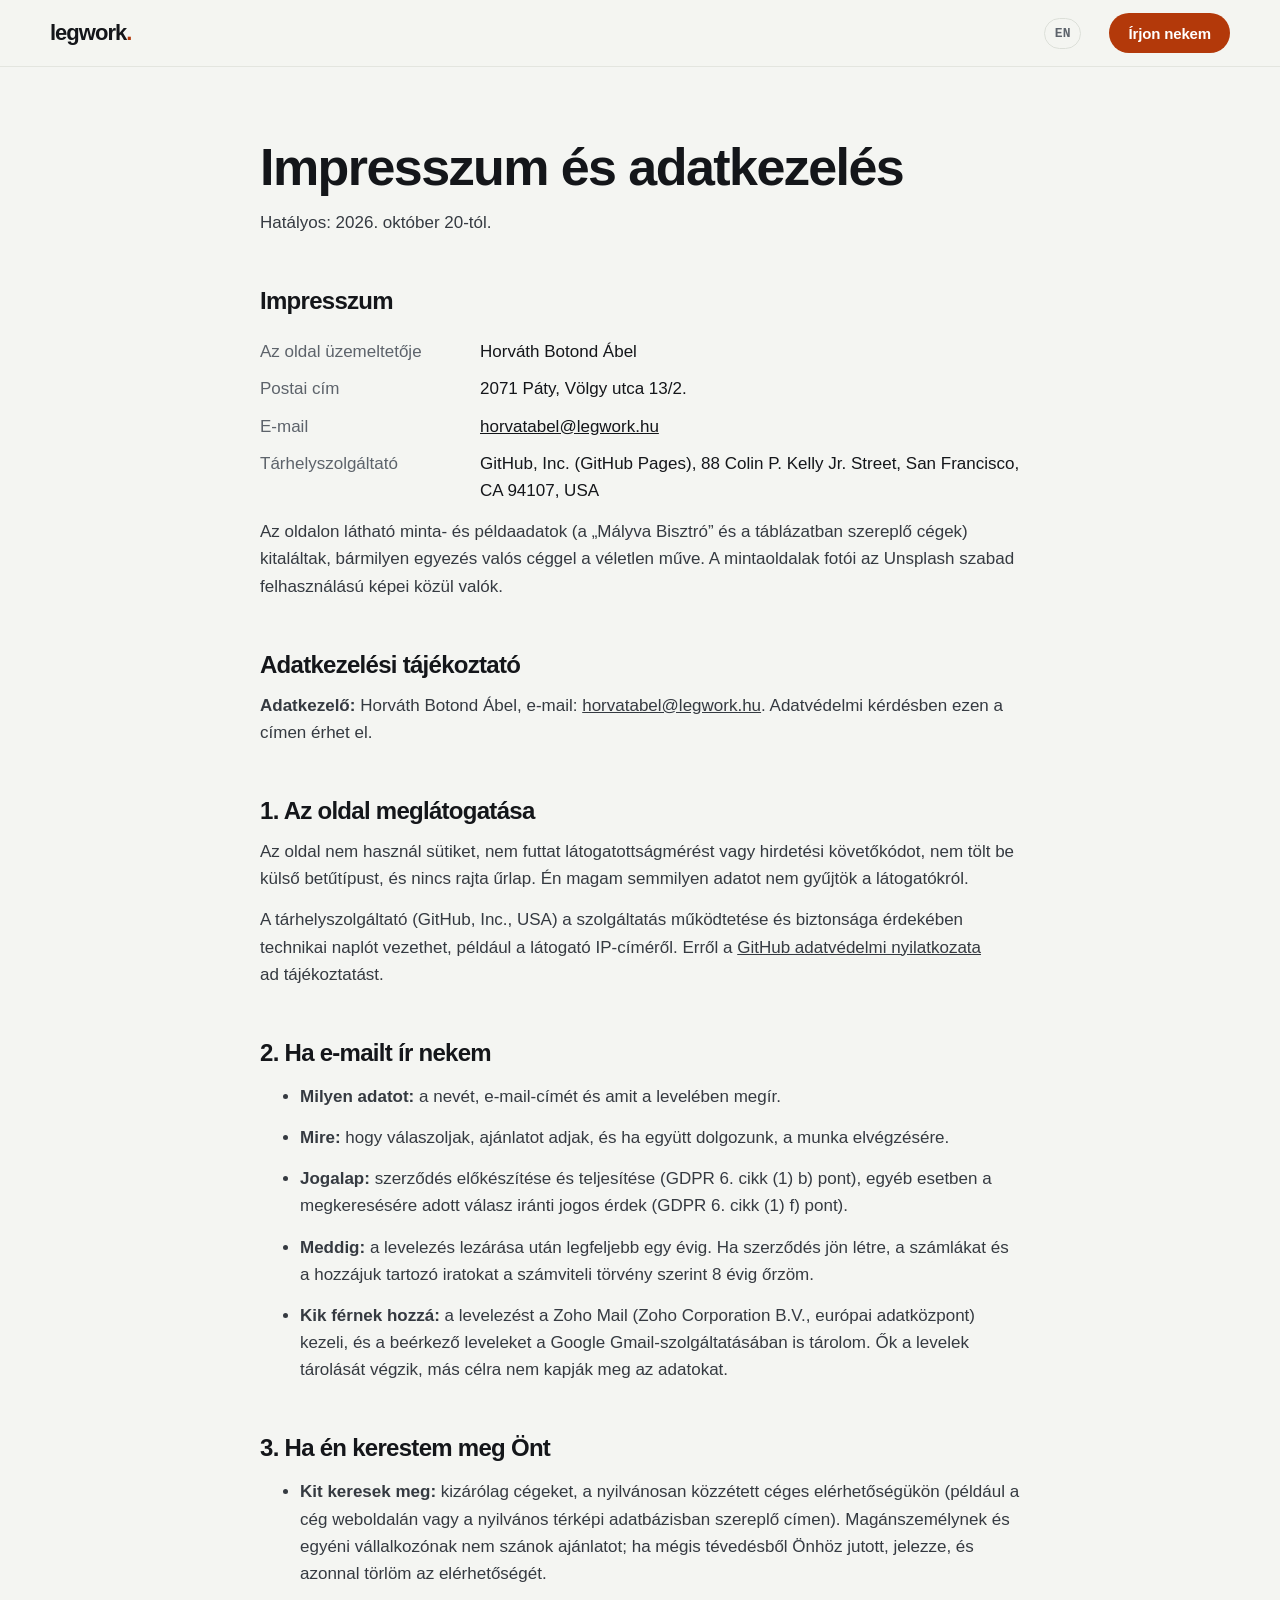
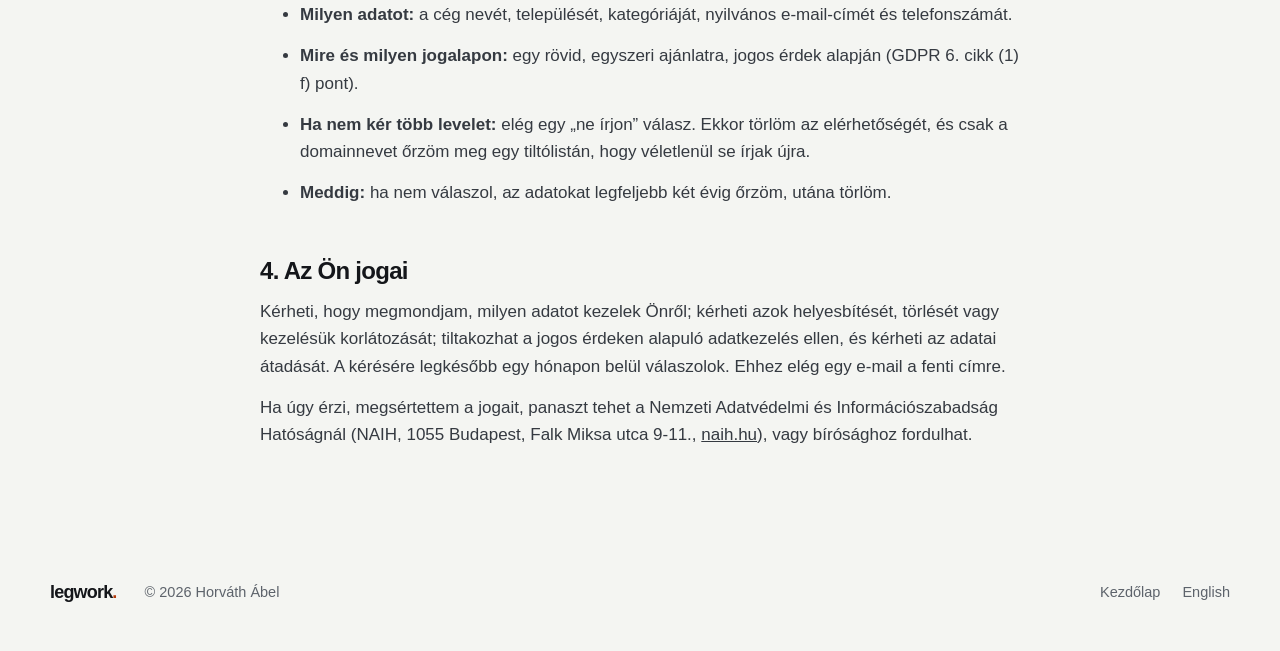
<file: impresszum.html>
<!doctype html>
<html lang="hu">
<head>
<meta charset="utf-8">
<meta name="viewport" content="width=device-width, initial-scale=1">
<meta http-equiv="Content-Security-Policy" content="default-src 'self'; script-src 'self'; style-src 'self' 'unsafe-inline'; img-src 'self' data:; font-src 'self'; connect-src 'self'; form-action 'self'; base-uri 'self'; object-src 'none'">
<meta name="referrer" content="strict-origin-when-cross-origin">
<title>Impresszum és adatkezelés | Legwork</title>
<meta name="description" content="A legwork.hu impresszuma és adatkezelési tájékoztatója.">
<meta name="robots" content="noindex, follow">
<link rel="canonical" href="https://legwork.hu/impresszum.html">
<meta name="theme-color" content="#f4f5f2" media="(prefers-color-scheme: light)">
<meta name="theme-color" content="#111315" media="(prefers-color-scheme: dark)">
<link rel="icon" href="/assets/favicon.svg" type="image/svg+xml">
<link rel="apple-touch-icon" href="/assets/apple-touch-icon.png">
<link rel="stylesheet" href="/assets/site.css">
<script src="/assets/site.js" defer></script>
</head>
<body>

<header class="nav">
  <div class="wrap">
    <a class="logo" href="/" aria-label="Legwork, kezdőlap">legwork<i>.</i></a>
    <a class="lang" href="/en/" hreflang="en" lang="en" style="margin-left:auto">EN</a>
    <a class="btn btn-p" href="/#kapcsolat">Írjon nekem</a>
  </div>
</header>

<main class="legal">
  <div class="wrap">
    <h1>Impresszum és adatkezelés</h1>
    <p class="muted">Hatályos: 2026. október 20-tól.</p>

    <h2 id="impresszum">Impresszum</h2>
    <dl>
      <dt>Az oldal üzemeltetője</dt><dd>Horváth Botond Ábel</dd>
      <dt>Postai cím</dt><dd><span class="cim">.2/31 actu yglöV ,ytáP 1702</span></dd>
      <!-- Vállalkozás bejelentése után ide: nyilvántartási szám és adószám. -->
      <dt>E-mail</dt><dd><a href="mailto:horvatabel@legwork.hu">horvatabel@legwork.hu</a></dd>
      <dt>Tárhelyszolgáltató</dt><dd>GitHub, Inc. (GitHub Pages), 88 Colin P. Kelly Jr. Street, San Francisco, CA 94107, USA</dd>
    </dl>
    <p>Az oldalon látható minta- és példaadatok (a „Mályva Bisztró” és a táblázatban szereplő cégek) kitaláltak, bármilyen egyezés valós céggel a véletlen műve. A mintaoldalak fotói az Unsplash szabad felhasználású képei közül valók.</p>

    <h2 id="adatkezeles">Adatkezelési tájékoztató</h2>
    <p><strong>Adatkezelő:</strong> Horváth Botond Ábel, e-mail: <a href="mailto:horvatabel@legwork.hu">horvatabel@legwork.hu</a>. Adatvédelmi kérdésben ezen a címen érhet el.</p>

    <h2>1. Az oldal meglátogatása</h2>
    <p>Az oldal nem használ sütiket, nem futtat látogatottságmérést vagy hirdetési követőkódot, nem tölt be külső betűtípust, és nincs rajta űrlap. Én magam semmilyen adatot nem gyűjtök a látogatókról.</p>
    <p>A tárhelyszolgáltató (GitHub, Inc., USA) a szolgáltatás működtetése és biztonsága érdekében technikai naplót vezethet, például a látogató IP-címéről. Erről a <a href="https://docs.github.com/en/site-policy/privacy-policies/github-general-privacy-statement">GitHub adatvédelmi nyilatkozata</a> ad tájékoztatást.</p>

    <h2>2. Ha e-mailt ír nekem</h2>
    <ul>
      <li><strong>Milyen adatot:</strong> a nevét, e-mail-címét és amit a levelében megír.</li>
      <li><strong>Mire:</strong> hogy válaszoljak, ajánlatot adjak, és ha együtt dolgozunk, a munka elvégzésére.</li>
      <li><strong>Jogalap:</strong> szerződés előkészítése és teljesítése (GDPR 6. cikk (1) b) pont), egyéb esetben a megkeresésére adott válasz iránti jogos érdek (GDPR 6. cikk (1) f) pont).</li>
      <li><strong>Meddig:</strong> a levelezés lezárása után legfeljebb egy évig. Ha szerződés jön létre, a számlákat és a hozzájuk tartozó iratokat a számviteli törvény szerint 8 évig őrzöm.</li>
      <li><strong>Kik férnek hozzá:</strong> a levelezést a Zoho Mail (Zoho Corporation B.V., európai adatközpont) kezeli, és a beérkező leveleket a Google Gmail-szolgáltatásában is tárolom. Ők a levelek tárolását végzik, más célra nem kapják meg az adatokat.</li>
    </ul>

    <h2>3. Ha én kerestem meg Önt</h2>
    <ul>
      <li><strong>Kit keresek meg:</strong> kizárólag cégeket, a nyilvánosan közzétett céges elérhetőségükön (például a cég weboldalán vagy a nyilvános térképi adatbázisban szereplő címen). Magánszemélynek és egyéni vállalkozónak nem szánok ajánlatot; ha mégis tévedésből Önhöz jutott, jelezze, és azonnal törlöm az elérhetőségét.</li>
      <li><strong>Milyen adatot:</strong> a cég nevét, települését, kategóriáját, nyilvános e-mail-címét és telefonszámát.</li>
      <li><strong>Mire és milyen jogalapon:</strong> egy rövid, egyszeri ajánlatra, jogos érdek alapján (GDPR 6. cikk (1) f) pont).</li>
      <li><strong>Ha nem kér több levelet:</strong> elég egy „ne írjon” válasz. Ekkor törlöm az elérhetőségét, és csak a domainnevet őrzöm meg egy tiltólistán, hogy véletlenül se írjak újra.</li>
      <li><strong>Meddig:</strong> ha nem válaszol, az adatokat legfeljebb két évig őrzöm, utána törlöm.</li>
    </ul>

    <h2>4. Az Ön jogai</h2>
    <p>Kérheti, hogy megmondjam, milyen adatot kezelek Önről; kérheti azok helyesbítését, törlését vagy kezelésük korlátozását; tiltakozhat a jogos érdeken alapuló adatkezelés ellen, és kérheti az adatai átadását. A kérésére legkésőbb egy hónapon belül válaszolok. Ehhez elég egy e-mail a fenti címre.</p>
    <p>Ha úgy érzi, megsértettem a jogait, panaszt tehet a Nemzeti Adatvédelmi és Információszabadság Hatóságnál (NAIH, 1055 Budapest, Falk Miksa utca 9-11., <a href="https://naih.hu">naih.hu</a>), vagy bírósághoz fordulhat.</p>
  </div>
</main>

<footer class="foot">
  <div class="wrap">
    <a class="logo" href="/">legwork<i>.</i></a>
    <span>© <span data-year>2026</span> Horváth Ábel</span>
    <nav aria-label="Lábléc">
      <a href="/">Kezdőlap</a>
      <a href="/en/" hreflang="en" lang="en">English</a>
    </nav>
  </div>
</footer>

</body>
</html>
</file>
<file: assets/site.css>
/* legwork.hu
   Shape rule: buttons and chips are full pills; frames, cells and panels use --r (14px); small insets use --r-s (10px).
   One accent (--accent) everywhere. Theme follows the system (light/dark). */

:root {
  --bg: #f4f5f2;
  --surface: #fbfbf9;
  --sunk: #eaece7;
  --ink: #14161a;
  --ink-2: #353a41;
  --muted: #5d636b;
  --line: #dcdfd8;
  --accent: #b3390a;   /* 2026-10-20: #d9480f szövegként 3,6–4,3 volt (AA alatt); ez minden háttéren ≥ 4,95 */
  --accent-ink: #ffffff;
  --accent-soft: #f8e6dc;
  --shadow: 0 1px 2px rgb(40 44 38 / .06), 0 12px 32px -12px rgb(40 44 38 / .18);
  --r: 14px;
  --r-s: 10px;
  --sans: "SF Pro Display", "SF Pro Text", -apple-system, BlinkMacSystemFont, "Segoe UI Variable Display", "Segoe UI", Roboto, "Helvetica Neue", Arial, sans-serif;
  --mono: ui-monospace, "SF Mono", Menlo, Consolas, monospace;
  --ease: cubic-bezier(.16, 1, .3, 1);
  --wrap: 1180px;
  color-scheme: light dark;
}

@media (prefers-color-scheme: dark) {
  :root {
    --bg: #111315;
    --surface: #171a1d;
    --sunk: #1e2226;
    --ink: #eceeec;
    --ink-2: #c8ccd0;
    --muted: #9aa1a8;
    --line: #2a2f34;
    --accent: #ff7a45;
    --accent-ink: #1a0c05;
    --accent-soft: #2b1b13;
    --shadow: 0 1px 2px rgb(0 0 0 / .3), 0 16px 40px -14px rgb(0 0 0 / .6);
  }
}

*, *::before, *::after { box-sizing: border-box; }
html { scroll-behavior: smooth; -webkit-text-size-adjust: 100%; }
body {
  margin: 0;
  background: var(--bg);
  color: var(--ink);
  font-family: var(--sans);
  font-size: 17px;
  line-height: 1.6;
  -webkit-font-smoothing: antialiased;
  text-rendering: optimizeLegibility;
}
img { display: block; max-width: 100%; height: auto; }
a { color: inherit; }
::selection { background: var(--accent); color: var(--accent-ink); }
:focus-visible { outline: 2px solid var(--accent); outline-offset: 3px; border-radius: 6px; }

.wrap { width: min(var(--wrap), 100% - 48px); margin-inline: auto; }
@media (max-width: 767px) { .wrap { width: calc(100% - 32px); } }

h1, h2, h3 { margin: 0; letter-spacing: -0.03em; line-height: 1.08; font-weight: 700; text-wrap: balance; }
h2 { font-size: clamp(30px, 4vw, 46px); max-width: 20ch; }
h3 { font-size: 22px; letter-spacing: -0.02em; line-height: 1.2; }
p { margin: 0; text-wrap: pretty; }
@media (max-width: 480px) { p { hyphens: auto; -webkit-hyphens: auto; } }
.lead { font-size: clamp(18px, 1.6vw, 20px); color: var(--muted); max-width: 52ch; }
.muted { color: var(--muted); }
section { scroll-margin-top: 80px; }

/* Buttons */
.btn {
  display: inline-flex; align-items: center; gap: 10px; white-space: nowrap;
  height: 48px; padding: 0 22px; border-radius: 999px;
  font: 600 16px/1 var(--sans); text-decoration: none; letter-spacing: -0.01em;
  border: 1px solid transparent; cursor: pointer;
  transition: transform .25s var(--ease), background-color .25s var(--ease), border-color .25s var(--ease);
}
.btn:active { transform: translateY(1px) scale(.985); }
.btn-p { background: var(--accent); color: var(--accent-ink); }
.btn-p:hover { background: color-mix(in oklab, var(--accent), var(--ink) 12%); }
.btn-s { background: transparent; color: var(--ink); border-color: var(--line); }
.btn-s:hover { border-color: var(--ink-2); }
.btn .arr { transition: transform .3s var(--ease); }
.btn:hover .arr { transform: translateX(3px); }

/* Nav */
.nav {
  position: sticky; top: 0; z-index: 20;
  background: color-mix(in oklab, var(--bg) 86%, transparent);
  backdrop-filter: saturate(160%) blur(14px); -webkit-backdrop-filter: saturate(160%) blur(14px);
  border-bottom: 1px solid color-mix(in oklab, var(--line) 70%, transparent);
}
@media (prefers-reduced-transparency: reduce) { .nav { background: var(--bg); backdrop-filter: none; } }
.nav { transition: box-shadow .3s var(--ease), border-color .3s var(--ease); }
.nav.lent { box-shadow: 0 6px 24px -18px rgb(20 22 26 / .35); }
.nav .wrap { display: flex; align-items: center; height: 66px; gap: 28px; }
.logo { font-weight: 800; font-size: 22px; letter-spacing: -0.045em; text-decoration: none; display: inline-flex; align-items: baseline; }
.logo i { font-style: normal; color: var(--accent); }
.nav-links { display: flex; gap: 26px; margin-left: auto; }
.nav-links a { text-decoration: none; color: var(--ink-2); font-size: 15px; font-weight: 500; }
.nav-links a:hover { color: var(--ink); }
.nav-links a[aria-current] { color: var(--ink); box-shadow: inset 0 -2px 0 var(--accent); }
.nav-links a { padding: 6px 0; transition: color .2s var(--ease); }
.lang { font: 600 13px/1 var(--mono); color: var(--muted); text-decoration: none; padding: 8px 10px; border: 1px solid var(--line); border-radius: 999px; }
.lang:hover { color: var(--ink); border-color: var(--ink-2); }
.nav .btn { height: 40px; padding: 0 18px; font-size: 15px; }
@media (max-width: 900px) { .nav-links { display: none; } .nav .wrap { gap: 12px; } .lang { margin-left: auto; } }

/* Hero */
.hero { padding: 72px 0 96px; }
.hero .wrap { display: grid; grid-template-columns: 1.15fr 1fr; gap: 56px; align-items: center; }
.hero h1 { font-size: clamp(40px, 4.4vw, 58px); letter-spacing: -0.045em; line-height: 1.04; }
.hero h1 em { font-style: normal; color: var(--accent); }
.hero .lead { margin-top: 24px; }
.cta-row { display: flex; flex-wrap: wrap; gap: 12px; margin-top: 34px; }
.stage { position: relative; padding: 0 0 48px 40px; }
.frame {
  border-radius: var(--r); overflow: hidden; background: var(--surface);
  border: 1px solid var(--line); box-shadow: var(--shadow);
}
.frame-bar { display: flex; align-items: center; gap: 6px; height: 30px; padding: 0 12px; border-bottom: 1px solid var(--line); background: var(--sunk); }
.frame-bar span { width: 9px; height: 9px; border-radius: 50%; background: var(--line); }
.frame-bar b { margin-left: 10px; font: 500 11.5px/1 var(--mono); color: var(--muted); }
.phone {
  position: absolute; left: 0; bottom: 0; width: 31%;
  border-radius: 26px; overflow: hidden; border: 6px solid #1c1e21; background: #1c1e21;
  box-shadow: var(--shadow), 0 0 0 1px var(--line);
}
.phone img { border-radius: 20px; }
.stage-note { margin-top: 14px; font-size: 13.5px; color: var(--muted); padding-left: 33%; }
@media (max-width: 1023px) {
  .hero { padding: 40px 0 64px; }
  .hero .wrap { grid-template-columns: 1fr; gap: 44px; }
  .hero h1 { font-size: clamp(38px, 7vw, 58px); max-width: 16ch; }
  .stage { padding: 0 0 36px 28px; }
  .stage-note { padding-left: 0; }
}

/* Samples switcher */
.samples { padding: 104px 0; background: var(--surface); border-block: 1px solid var(--line); }
.samples .lead { margin-top: 18px; }
.tabs { display: inline-flex; gap: 4px; padding: 4px; margin-top: 36px; border: 1px solid var(--line); border-radius: 999px; background: var(--bg); }
.tab {
  border: 0; background: transparent; color: var(--ink-2); cursor: pointer;
  font: 600 15px/1 var(--sans); height: 40px; padding: 0 18px; border-radius: 999px;
  transition: background-color .25s var(--ease), color .25s var(--ease);
}
.tab[aria-selected="true"] { background: var(--ink); color: var(--bg); }
.tab:not([aria-selected="true"]):hover { color: var(--ink); }
.sample-view { display: grid; grid-template-columns: 1fr 220px; gap: 28px; margin-top: 28px; align-items: end; }
.sample-view .phone { position: static; width: 100%; }
.sample-view img { transition: opacity .35s var(--ease); }
.sample-view.swap img { opacity: .15; }
.sample-cap { display: flex; flex-wrap: wrap; gap: 8px 24px; justify-content: space-between; margin-top: 18px; color: var(--muted); font-size: 15px; }
.sample-cap strong { color: var(--ink); font-weight: 600; }
@media (max-width: 767px) {
  .samples { padding: 72px 0; }
  .sample-view { grid-template-columns: 1fr; }
  .sample-view .phone { display: none; }
  .tabs { display: flex; width: 100%; }
  .tab { flex: 1; padding: 0 8px; }
}

/* Services bento */
.services { padding: 112px 0; }
.bento { display: grid; grid-template-columns: 1.2fr 1fr; grid-template-rows: auto auto; gap: 16px; margin-top: 44px; }
.cell { border-radius: var(--r); padding: 32px; position: relative; overflow: hidden; border: 1px solid var(--line); }
.cell p { color: var(--ink-2); margin-top: 12px; max-width: 46ch; }
.cell-web { grid-row: span 2; background: var(--accent-soft); border-color: color-mix(in oklab, var(--accent) 22%, var(--line)); display: flex; flex-direction: column; }
.cell-web .chips { display: flex; flex-wrap: wrap; gap: 8px; margin-top: 22px; }
.chip { font-size: 13.5px; font-weight: 500; padding: 6px 12px; border-radius: 999px; background: var(--surface); border: 1px solid var(--line); color: var(--ink-2); }
.cell-web .shot { position: relative; flex: 1; min-height: 240px; margin: 0 -32px -32px 32px; border-radius: var(--r-s) 0 0 0; overflow: hidden; border-top: 1px solid var(--line); border-left: 1px solid var(--line); }
.cell-web .shot img { position: absolute; inset: 0; width: 100%; height: 100%; object-fit: cover; object-position: left top; }
.cell-web .chips { margin-bottom: 30px; }
.cell-auto { background: var(--surface); }
.cell-maps { background: var(--sunk); }
.mini-table { width: 100%; border-collapse: collapse; margin-top: 22px; font-size: 13.5px; }
.mini-table caption { text-align: left; font: 500 12px/1.4 var(--mono); color: var(--muted); padding-bottom: 8px; }
.mini-table th { text-align: left; font-weight: 600; color: var(--muted); font-size: 12px; padding: 0 8px 8px 0; }
.mini-table td { padding: 8px 8px 8px 0; border-top: 1px solid var(--line); white-space: nowrap; }
.mini-table td.num { text-align: right; font-variant-numeric: tabular-nums; font-family: var(--mono); font-size: 12.5px; }
.mini-table tr.flag td { color: var(--accent); font-weight: 600; }
.checks { list-style: none; padding: 0; margin: 20px 0 0; display: grid; grid-template-columns: 1fr 1fr; gap: 10px 18px; }
.checks li { display: flex; gap: 8px; font-size: 15px; color: var(--ink-2); }
.checks li::before { content: "✓"; color: var(--accent); font-weight: 700; }
@media (max-width: 899px) {
  .services { padding: 80px 0; }
  .bento { grid-template-columns: 1fr; }
  .cell-web { grid-row: auto; }
  .cell { padding: 24px; }
  .cell-web .shot { margin: 0 -24px -24px 24px; min-height: 200px; }
  .mini-table .hide-s { display: none; }
  /* 2026-10-20: 375 px-en a tábla 53 px-szel kilógott, a kártya levágta az összeg-oszlopot */
  .mini-table td:first-child { white-space: normal; overflow-wrap: anywhere; }
  .mini-table td { padding-right: 10px; }
  .checks { grid-template-columns: 1fr; }
}

/* Reference */
.proof { padding: 112px 0; border-top: 1px solid var(--line); }
.proof blockquote { margin: 0; font-size: clamp(26px, 3.2vw, 38px); line-height: 1.22; letter-spacing: -0.025em; font-weight: 600; max-width: 30ch; }
.proof blockquote span { color: var(--muted); }
.stats { display: grid; grid-template-columns: repeat(3, 1fr); gap: 32px; margin-top: 56px; padding-top: 28px; border-top: 1px solid var(--line); }
.stat b { display: block; font-size: clamp(34px, 4vw, 52px); letter-spacing: -0.04em; line-height: 1; font-weight: 700; }
.stat span { display: block; margin-top: 10px; color: var(--muted); font-size: 15px; max-width: 24ch; }
@media (max-width: 767px) { .proof { padding: 80px 0; } .stats { grid-template-columns: 1fr; gap: 26px; } }

/* About */
.about { padding: 104px 0; border-top: 1px solid var(--line); }
.about .wrap { display: grid; grid-template-columns: 1.1fr 1fr; gap: 64px; align-items: start; }
.about .lead { margin-top: 18px; }
.facts { list-style: none; padding: 0; margin: 0; display: grid; gap: 0; }
.facts li { display: grid; gap: 4px; padding: 20px 0; border-top: 1px solid var(--line); }
.facts li:last-child { border-bottom: 1px solid var(--line); }
.facts b { font-size: 18px; letter-spacing: -0.01em; }
.facts span { color: var(--muted); font-size: 15.5px; }
@media (max-width: 899px) { .about { padding: 72px 0; } .about .wrap { grid-template-columns: 1fr; gap: 32px; } }

/* Process */
.process { padding: 104px 0; background: var(--surface); border-block: 1px solid var(--line); }
.steps { list-style: none; padding: 0; margin: 48px 0 0; display: grid; grid-template-columns: repeat(4, 1fr); gap: 28px; counter-reset: s; }
.steps li { position: relative; padding-top: 26px; border-top: 2px solid var(--line); counter-increment: s; }
.steps li::before {
  content: counter(s); position: absolute; top: -14px; left: 0;
  width: 26px; height: 26px; border-radius: 999px; display: grid; place-items: center;
  font: 700 12px/1 var(--mono); background: var(--surface); border: 2px solid var(--line); color: var(--muted);
}
.steps li:first-child { border-top-color: var(--accent); }
@media (prefers-reduced-motion: reduce) { .steps li::after { display: none; } }
.steps li:first-child::before { border-color: var(--accent); color: var(--accent); }
.steps p { color: var(--muted); margin-top: 10px; font-size: 16px; }
.steps .free { display: inline-block; margin-top: 12px; font-size: 13px; font-weight: 600; color: var(--accent); }
@media (max-width: 899px) { .process { padding: 72px 0; } .steps { grid-template-columns: 1fr 1fr; gap: 40px 24px; } }
@media (max-width: 560px) { .steps { grid-template-columns: 1fr; } }

/* Pricing */
.pricing { padding: 112px 0; }
.pricing .wrap { display: grid; grid-template-columns: 1.1fr 1fr; gap: 64px; align-items: start; }
.pricing .lead { margin-top: 20px; }
.included { border-radius: var(--r); background: var(--surface); border: 1px solid var(--line); padding: 30px; }
.included h3 { font-size: 18px; }
.included ul { list-style: none; padding: 0; margin: 18px 0 0; display: grid; gap: 14px; }
.included li { display: grid; grid-template-columns: 22px 1fr; gap: 8px; color: var(--ink-2); }
.included li::before { content: "+"; color: var(--accent); font-weight: 700; font-family: var(--mono); }
.included .note { margin-top: 22px; padding-top: 18px; border-top: 1px solid var(--line); font-size: 14.5px; color: var(--muted); }
@media (max-width: 899px) { .pricing { padding: 80px 0; } .pricing .wrap { grid-template-columns: 1fr; gap: 36px; } }

/* FAQ */
.faq { padding: 104px 0; border-top: 1px solid var(--line); }
.faq details, .faq h2 { max-width: 820px; }
.faq details { border-bottom: 1px solid var(--line); }
.faq details:first-of-type { margin-top: 36px; border-top: 1px solid var(--line); }
.faq summary {
  list-style: none; cursor: pointer; padding: 22px 40px 22px 0; position: relative;
  font-weight: 600; font-size: 18px; letter-spacing: -0.01em;
}
.faq summary::-webkit-details-marker { display: none; }
.faq summary::after {
  content: "+"; position: absolute; right: 4px; top: 50%; transform: translateY(-50%);
  font: 400 26px/1 var(--sans); color: var(--muted); transition: transform .3s var(--ease);
}
.faq details[open] summary::after { transform: translateY(-50%) rotate(45deg); color: var(--accent); }
.faq details p { padding: 0 40px 24px 0; color: var(--ink-2); max-width: 62ch; }
@media (max-width: 767px) { .faq { padding: 72px 0; } }

/* Contact */
.contact { padding: 120px 0 112px; background: var(--accent-soft); border-top: 1px solid color-mix(in oklab, var(--accent) 22%, var(--line)); }
.contact h2 { font-size: clamp(34px, 5vw, 60px); max-width: 16ch; }
.mail-row { display: flex; flex-wrap: wrap; align-items: center; gap: 14px 22px; margin-top: 36px; }
.mail-big { font-size: clamp(22px, 2.6vw, 30px); font-weight: 650; letter-spacing: -0.02em; text-decoration: none; border-bottom: 2px solid var(--accent); padding-bottom: 2px; word-break: break-all; }
.copy { font: 600 14px/1 var(--sans); color: var(--ink-2); background: transparent; border: 1px solid color-mix(in oklab, var(--accent) 30%, var(--line)); height: 36px; padding: 0 14px; border-radius: 999px; cursor: pointer; }
.copy:hover { color: var(--ink); }
.copy[data-done] { color: var(--accent); border-color: var(--accent); }
.contact .muted { margin-top: 26px; max-width: 54ch; }
@media (max-width: 767px) { .contact { padding: 80px 0; } }

/* Footer */
.foot { padding: 34px 0 44px; font-size: 14.5px; color: var(--muted); }
.foot .wrap { display: flex; flex-wrap: wrap; gap: 12px 28px; align-items: center; }
.foot .logo { font-size: 18px; color: var(--ink); }
.foot nav { display: flex; gap: 22px; margin-left: auto; flex-wrap: wrap; }
.foot a { text-decoration: none; }
.foot a:hover { color: var(--ink); }

/* Legal pages */
/* A postai cím fordítva van a forrásban, és így jelenik meg helyesen: a címgyűjtő robotok elől rejti. */
.cim { unicode-bidi: bidi-override; direction: rtl; display: inline-block; }
.legal { padding: 72px 0 96px; }
.legal .wrap { max-width: 760px; }
.legal h1 { font-size: clamp(34px, 4.5vw, 52px); }
.legal h2 { font-size: 24px; margin-top: 52px; max-width: none; }
.legal p, .legal li { color: var(--ink-2); margin-top: 14px; }
.legal dl { display: grid; grid-template-columns: 200px 1fr; gap: 10px 20px; margin: 24px 0 0; }
.legal dt { color: var(--muted); }
.legal dd { margin: 0; }
@media (max-width: 600px) { .legal dl { grid-template-columns: 1fr; gap: 2px; } .legal dd { margin-bottom: 12px; } }

/* Motion: entry and reveal (motivated: hierarchy on first view, sequence on scroll) */
@media (prefers-reduced-motion: no-preference) {
  .js .reveal { opacity: 0; transform: translateY(18px); transition: opacity .8s var(--ease), transform .8s var(--ease); }
  .js .reveal.in { opacity: 1; transform: none; }
  .js .reveal[data-d="1"] { transition-delay: .08s; }
  .js .reveal[data-d="2"] { transition-delay: .16s; }
  .js .reveal[data-d="3"] { transition-delay: .24s; }
  .stage .frame { animation: rise 1s var(--ease) .15s both; }
  .stage .phone { animation: rise 1s var(--ease) .35s both; }
  @keyframes rise { from { opacity: 0; transform: translateY(26px); } to { opacity: 1; transform: none; } }
}

/* Motion v2 (2026-10-20): mindegyik mutat valamit — sorrend, folyamat, állapotváltás */
.hero h1 .szo { display: inline-block; }
@media (prefers-reduced-motion: no-preference) {
  .js .hero h1 .szo { opacity: 0; transform: translateY(.45em); animation: szoBe .7s var(--ease) both; animation-delay: calc(80ms + var(--i) * 70ms); }
  @keyframes szoBe { to { opacity: 1; transform: none; } }

  /* Táblázat: a sorok úgy töltődnek be, mintha a program most írná őket; a gyanús sor a végén jelez */
  .js [data-anim="tabla"] tbody tr { opacity: 0; transform: translateX(-8px); }
  .js [data-anim="tabla"].fut tbody tr { animation: sorBe .5s var(--ease) both; }
  .js [data-anim="tabla"].fut tbody tr:nth-child(1) { animation-delay: .15s; }
  .js [data-anim="tabla"].fut tbody tr:nth-child(2) { animation-delay: .55s; }
  .js [data-anim="tabla"].fut tbody tr:nth-child(3) { animation-delay: .95s, 1.5s; animation-name: sorBe, jelez; animation-duration: .5s, 1.2s; }
  @keyframes sorBe { to { opacity: 1; transform: none; } }
  @keyframes jelez { 0%, 100% { background: transparent; } 35% { background: color-mix(in oklab, var(--accent) 14%, transparent); } }
  .js [data-anim="tabla"] caption::after { content: ""; display: inline-block; width: .5em; height: 1em; margin-left: 4px;
    vertical-align: -2px; background: var(--accent); opacity: 0; }
  .js [data-anim="tabla"].fut caption::after { animation: kurzor 1s steps(2) 3 .1s; }
  @keyframes kurzor { 0% { opacity: 1; } 100% { opacity: 0; } }

  /* Pipák: egymás után kerülnek a helyükre */
  .js [data-anim="pipak"] li::before { display: inline-block; transform: scale(0); }
  .js [data-anim="pipak"].fut li::before { animation: pipa .45s cubic-bezier(.34, 1.56, .64, 1) both; }
  .js [data-anim="pipak"].fut li:nth-child(1)::before { animation-delay: .2s; }
  .js [data-anim="pipak"].fut li:nth-child(2)::before { animation-delay: .45s; }
  .js [data-anim="pipak"].fut li:nth-child(3)::before { animation-delay: .7s; }
  .js [data-anim="pipak"].fut li:nth-child(4)::before { animation-delay: .95s; }
  @keyframes pipa { to { transform: scale(1); } }

  /* Folyamat: a vonal végigfut a lépéseken */
  .steps li { border-top-color: var(--line) !important; }
  .steps li::after { content: ""; position: absolute; top: -2px; left: 0; right: 0; height: 2px; background: var(--accent);
    transform: scaleX(0); transform-origin: left; }
  .js [data-anim="lepesek"].fut li::after { animation: vonal .6s var(--ease) both; }
  .js [data-anim="lepesek"].fut li:nth-child(1)::after { animation-delay: .1s; }
  .js [data-anim="lepesek"].fut li:nth-child(2)::after { animation-delay: .5s; }
  .js [data-anim="lepesek"].fut li:nth-child(3)::after { animation-delay: .9s; }
  .js [data-anim="lepesek"].fut li:nth-child(4)::after { animation-delay: 1.3s; }
  @keyframes vonal { to { transform: scaleX(1); } }

  /* Bento: finom emelkedés rámutatáskor */
  .cell { transition: transform .35s var(--ease), box-shadow .35s var(--ease); }
  .cell:hover { transform: translateY(-3px); box-shadow: var(--shadow); }
  .sample-view.swap img { opacity: .15; transform: scale(.99); }
  .sample-view img { transition: opacity .35s var(--ease), transform .35s var(--ease); }
}
/* Mélység: görgetéskor a telefon kicsit más ütemben mozog, mint a böngészőkép (csak ahol a böngésző tudja) */
@supports (animation-timeline: view()) {
  @media (prefers-reduced-motion: no-preference) {
    .stage .phone { animation: rise 1s var(--ease) .35s both, melyseg linear both;
      animation-timeline: auto, view(); animation-range: normal, cover 0% cover 100%; }
    @keyframes melyseg { from { translate: 0 22px; } to { translate: 0 -22px; } }
  }
}
@media (prefers-reduced-motion: reduce) { html { scroll-behavior: auto; } }

/* Csak képernyőolvasónak (2026-10-20: a referencia-szakasz címe) */
.sr-only{position:absolute;width:1px;height:1px;padding:0;margin:-1px;overflow:hidden;clip:rect(0 0 0 0);white-space:nowrap;border:0}
</file>
